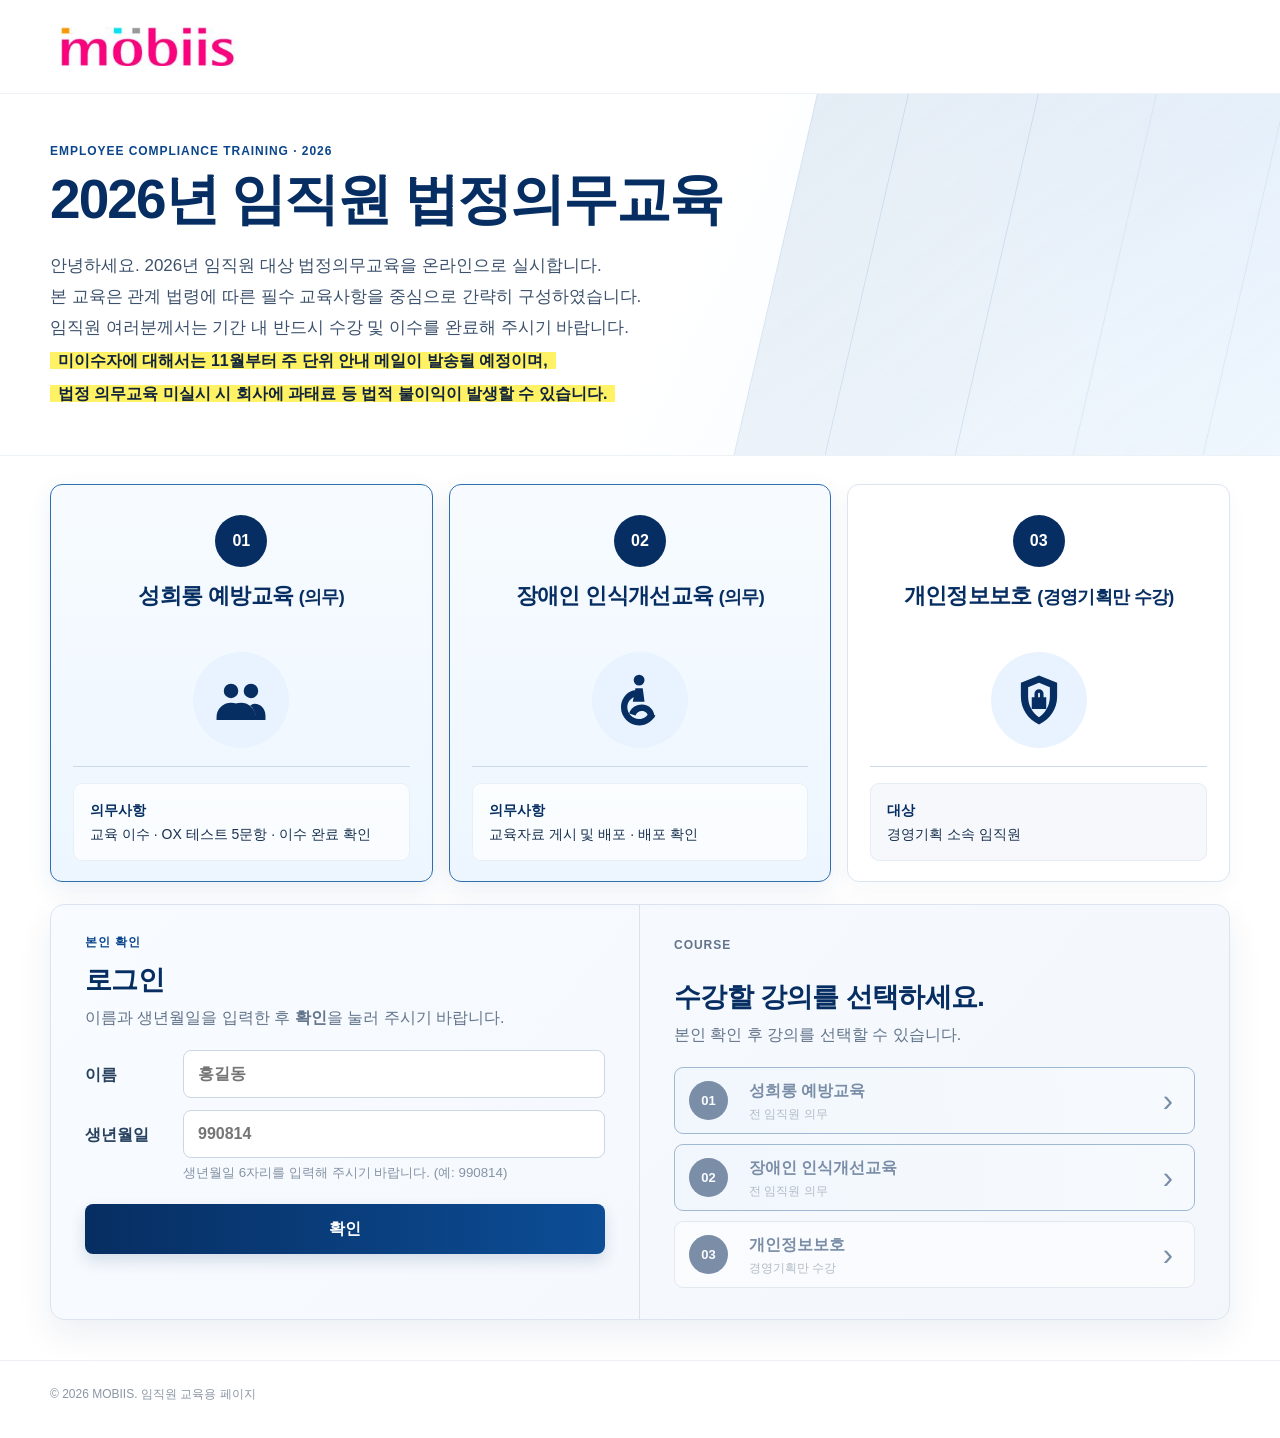
<file: index.html>
<!doctype html>
<html lang="ko">
<head>
  <meta charset="utf-8" />
  <meta name="viewport" content="width=device-width, initial-scale=1" />
  <title>2026년 임직원 법정의무교육 | MOBIIS</title>
  <meta name="robots" content="noindex,nofollow" />
  <link rel="stylesheet" href="styles.css?v=20261006-4" />
</head>
<body>
  <header class="brandbar">
    <div class="page-width brandbar__inner">
      <img class="brand-logo" src="[data-uri]" alt="MOBIIS" />
    </div>
  </header>

  <main>
    <section class="hero">
      <div class="hero__decoration" aria-hidden="true"></div>
      <div class="page-width hero__inner">
        <div class="hero__copy">
          <p class="eyebrow">EMPLOYEE COMPLIANCE TRAINING · 2026</p>
          <h1>2026년 임직원 법정의무교육</h1>
          <div class="intro-copy">
            <p>안녕하세요. 2026년 임직원 대상 법정의무교육을 온라인으로 실시합니다.</p>
            <p>본 교육은 관계 법령에 따른 필수 교육사항을 중심으로 간략히 구성하였습니다.</p>
            <p>임직원 여러분께서는 기간 내 반드시 수강 및 이수를 완료해 주시기 바랍니다.</p>
          </div>
          <div class="notice-highlight">
            <strong>미이수자에 대해서는 11월부터 주 단위 안내 메일이 발송될 예정이며,</strong><br />
            <strong>법정 의무교육 미실시 시 회사에 과태료 등 법적 불이익이 발생할 수 있습니다.</strong>
          </div>
          <p id="allCoursesCompleted" class="all-courses-completed" role="status" hidden>모든 교육을 수강 완료 하셨습니다.</p>
        </div>
      </div>
    </section>

    <section class="page-width course-summary" aria-labelledby="course-summary-title">
      <h2 id="course-summary-title" class="sr-only">교육 과정 안내</h2>

      <article class="course-card course-card--mandatory">
        <div class="course-card__no">01</div>
        <h3>성희롱 예방교육 <span>(의무)</span></h3>
        <div class="course-card__icon" aria-hidden="true">
          <svg viewBox="0 0 64 64"><path d="M21 30a8 8 0 1 0 0-16 8 8 0 0 0 0 16Zm22 0a8 8 0 1 0 0-16 8 8 0 0 0 0 16ZM5 51c0-9 7-16 16-16s16 7 16 16v3H5v-3Zm22 3v-3c0-5-2-10-6-13 3-2 7-3 11-3 9 0 16 7 16 16v3H27Zm20-18c7 0 12 6 12 13v5H48v-3c0-5-2-10-6-13 2-1 3-2 5-2Z"/></svg>
        </div>
        <div class="course-card__divider"></div>
        <div class="requirements">
          <span class="requirements__label">의무사항</span>
          <span>교육 이수 · OX 테스트 5문항 · 이수 완료 확인</span>
        </div>
      </article>

      <article class="course-card course-card--mandatory">
        <div class="course-card__no">02</div>
        <h3>장애인 인식개선교육 <span>(의무)</span></h3>
        <div class="course-card__icon" aria-hidden="true">
          <svg viewBox="0 0 64 64"><circle cx="31" cy="10" r="6"/><path d="M27 19h8l2 15H24l3-15Zm7 18c8 0 14 6 14 14h-7c0-4-3-7-7-7-3 0-6 2-7 5l-7-2c2-6 7-10 14-10Z"/><path d="M26 29c-9 2-15 10-15 19 0 11 9 20 20 20 8 0 15-5 18-11l-7-3c-2 4-6 7-11 7-7 0-13-6-13-13 0-6 4-11 10-12l-2-7Z" transform="translate(0 -8)"/></svg>
        </div>
        <div class="course-card__divider"></div>
        <div class="requirements">
          <span class="requirements__label">의무사항</span>
          <span>교육자료 게시 및 배포 · 배포 확인</span>
        </div>
      </article>

      <article class="course-card">
        <div class="course-card__no">03</div>
        <h3>개인정보보호 <span>(경영기획만 수강)</span></h3>
        <div class="course-card__icon" aria-hidden="true">
          <svg viewBox="0 0 64 64"><path d="M32 5 52 13v15c0 14-8 25-20 31C20 53 12 42 12 28V13L32 5Zm0 8-12 5v10c0 10 5 18 12 23 7-5 12-13 12-23V18l-12-5Z"/><path d="M27 29v-4a5 5 0 0 1 10 0v4h3v13H24V29h3Zm4 0h2v-4a1 1 0 0 0-2 0v4Z"/></svg>
        </div>
        <div class="course-card__divider"></div>
        <div class="requirements requirements--optional">
          <span class="requirements__label">대상</span>
          <span>경영기획 소속 임직원</span>
        </div>
      </article>
    </section>

    <section class="page-width auth-panel" aria-labelledby="login-title">
      <div class="auth-panel__login">
        <p class="section-kicker">본인 확인</p>
        <h2 id="login-title">로그인</h2>
        <p class="auth-panel__desc">이름과 생년월일을 입력한 후 <b>확인</b>을 눌러 주시기 바랍니다.</p>

        <form id="loginForm" novalidate>
          <label>
            <span>이름</span>
            <input id="employeeName" name="employeeName" autocomplete="name" placeholder="홍길동" maxlength="20" required />
          </label>
          <label>
            <span>생년월일</span>
            <input id="birthDate" name="birthDate" inputmode="numeric" autocomplete="bday" placeholder="990814" maxlength="6" pattern="[0-9]{6}" required />
            <small>생년월일 6자리를 입력해 주시기 바랍니다. (예: 990814)</small>
          </label>
          <button id="loginButton" class="primary-button" type="submit">확인</button>
          <p id="loginMessage" class="form-message" role="status" aria-live="polite"></p>
        </form>
      </div>

      <div class="auth-panel__courses">
        <div class="course-select-head">
          <p class="section-kicker">COURSE</p>
          <h2>수강할 강의를 선택하세요.</h2>
          <button id="logoutButton" type="button" hidden>로그아웃</button>
          <p id="loginStateText">본인 확인 후 강의를 선택할 수 있습니다.</p>
        </div>
        <div class="course-buttons">
          <button class="course-button course-button--mandatory" data-course="sexual" data-href="sexual-harassment.html" disabled>
            <span class="course-button__num">01</span>
            <span class="course-button__text"><b>성희롱 예방교육 <span class="course-completion-label" hidden>수강완료</span></b><small>전 임직원 의무</small></span>
            <span class="course-button__arrow">›</span>
          </button>
          <button class="course-button course-button--mandatory" data-course="disability" data-href="disability-awareness.html" disabled>
            <span class="course-button__num">02</span>
            <span class="course-button__text"><b>장애인 인식개선교육 <span class="course-completion-label" hidden>수강완료</span></b><small>전 임직원 의무</small></span>
            <span class="course-button__arrow">›</span>
          </button>
          <button class="course-button" data-course="privacy" data-href="privacy.html" disabled>
            <span class="course-button__num">03</span>
            <span class="course-button__text"><b>개인정보보호 <span class="course-completion-label" hidden>수강완료</span></b><small id="privacyCourseLabel">경영기획만 수강</small></span>
            <span class="course-button__arrow">›</span>
          </button>
        </div>
      </div>
    </section>
  </main>

  <footer class="site-footer">
    <div class="page-width">© 2026 MOBIIS. 임직원 교육용 페이지</div>
  </footer>

  <script src="config.js"></script>
  <script src="auth.js?v=20261006-4"></script>
  <script src="app.js?v=20261006-4"></script>
</body>
</html>
</file>
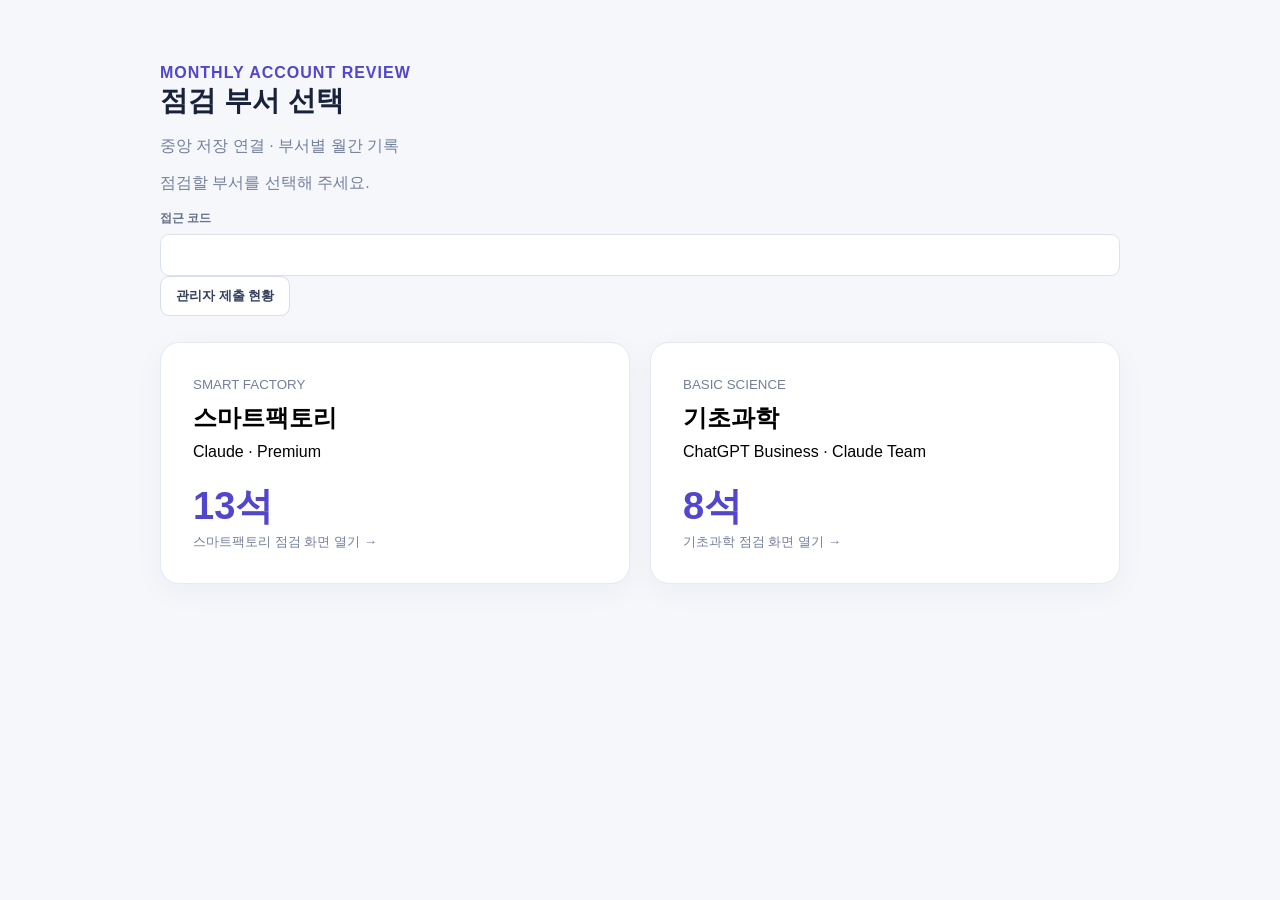
<file: ai-account-manager/index.html>
<!doctype html><html lang="ko"><head><meta charset="UTF-8"><meta name="viewport" content="width=device-width,initial-scale=1"><title>AI 서비스 계정 이용 현황 · 월간 점검</title><style>
:root{--bg:#f5f7fb;--card:#fff;--ink:#18223a;--muted:#73809a;--line:#e4e9f2;--accent:#5146cc;--soft:#f0efff;--green:#15815b;--red:#ba3945;--orange:#ad6b17}*{box-sizing:border-box}body{margin:0;font-family:Pretendard,'Noto Sans KR',Arial,sans-serif;color:var(--ink);background:var(--bg)}button,input,select,textarea{font:inherit}button{cursor:pointer}header{background:#fff;border-bottom:1px solid var(--line);padding:21px max(20px,calc((100vw - 1200px)/2));display:flex;justify-content:space-between;align-items:center;gap:15px;flex-wrap:wrap}header .brand{font-size:12px;font-weight:800;color:var(--accent);letter-spacing:1.4px}h1{font-size:25px;letter-spacing:-1px;margin:5px 0}.subtitle{color:var(--muted);font-size:13px}main{max-width:1200px;margin:28px auto 75px;padding:0 20px}.bar{display:flex;gap:10px;align-items:center;flex-wrap:wrap}.btn{border:1px solid #d7dded;background:white;color:#33415f;border-radius:9px;padding:10px 15px;font-size:13px;font-weight:700}.btn.primary{background:var(--accent);color:#fff;border-color:var(--accent)}.btn:hover{filter:brightness(.96)}.btn:disabled{opacity:.45;cursor:not-allowed}.submissionRequirement{margin:12px 0 0;padding:12px 14px;border:1px solid;border-radius:9px;font-size:14px;font-weight:700;line-height:1.7}.submissionRequirement.blocked{background:#fff1f0;border-color:#f0b8b3;color:#a72e25}.submissionRequirement.ready{background:#edf8f1;border-color:#b9ddc7;color:#17663c}.btn.small{font-size:12px;padding:6px 10px}.period{border-radius:10px;border:1px solid #d5dcea;padding:9px 12px;background:#fff}.notice{background:#eef0ff;border:1px solid #d8dafd;border-radius:13px;padding:15px 18px;font-size:13px;line-height:1.75;margin-bottom:18px;color:#373e75}.grid{display:grid;grid-template-columns:repeat(2,minmax(0,1fr));gap:13px}.metric{padding:20px;background:white;border:1px solid var(--line);border-radius:14px;box-shadow:0 3px 16px #19275b05}.metric .label{font-size:12px;color:var(--muted);font-weight:700}.metric strong{display:block;font-size:28px;letter-spacing:-1px;margin:8px 0 3px}.metric small{font-size:12px;color:var(--muted)}.section{background:#fff;border:1px solid var(--line);border-radius:15px;margin-top:18px;overflow:hidden;box-shadow:0 3px 16px #19275b05}.sectionHead{padding:19px 22px;display:flex;justify-content:space-between;gap:12px;align-items:center;flex-wrap:wrap}.sectionHead h2{font-size:17px;margin:0}.sectionHead p{font-size:12px;margin:6px 0 0;color:var(--muted)}.tabs{display:flex;gap:9px;border-bottom:1px solid var(--line);padding:0 20px}.tab{background:none;border:0;border-bottom:3px solid transparent;padding:13px 14px;font-weight:700;color:var(--muted)}.tab.active{border-color:var(--accent);color:var(--accent)}.tablewrap{overflow:auto}table{width:100%;border-collapse:collapse;min-width:930px;font-size:13px}th{background:#f8f9fd;color:#77839b;font-size:12px;text-align:left;font-weight:700;padding:13px 14px;border-bottom:1px solid var(--line)}td{padding:13px 14px;border-bottom:1px solid #eef1f7;vertical-align:middle}tr:last-child td{border-bottom:0}.badge{font-size:11px;font-weight:750;padding:5px 9px;border-radius:99px;white-space:nowrap;display:inline-block}.badge.premium{background:#ebeafd;color:#5146cc}.badge.standard{background:#e9f5ff;color:#2d6b9d}.badge.yes{background:#e5f6ec;color:#138257}.badge.pending{background:#fff2d8;color:#966210}.badge.exit{background:#ffebed;color:#ae3743}.badge.none{background:#f0f2f6;color:#727b90}.username{font-weight:750}.sub{display:block;font-size:11px;color:#8d97ab;margin-top:4px}.check{display:inline-flex;align-items:center;gap:7px;white-space:nowrap;font-weight:650;color:#38765b}.check input{accent-color:#16a36d;width:16px;height:16px}.rowactions{display:flex;gap:6px}.muted{color:var(--muted)}.hint{padding:12px 22px;background:#fcfcff;color:#8790a4;font-size:12px;border-top:1px solid var(--line)}.summary{padding:15px 22px;background:#fbfcff;border-top:1px solid var(--line);font-size:13px;display:flex;gap:22px;flex-wrap:wrap}.two{display:grid;grid-template-columns:1fr 1fr;gap:18px}.formgrid{display:grid;grid-template-columns:repeat(2,1fr);gap:14px}.formfield label{display:block;font-size:12px;color:#65728b;font-weight:750;margin-bottom:7px}.formfield input,.formfield select,.formfield textarea{width:100%;border:1px solid #dce2ed;padding:11px;border-radius:9px;background:white;color:#26324d}.formfield textarea{min-height:78px;resize:vertical}.foot{display:flex;justify-content:space-between;align-items:center;gap:12px;flex-wrap:wrap}.changes{padding:0 22px 18px}.change{padding:12px 0;border-top:1px solid #edf0f6;font-size:13px;line-height:1.6}.submitArea{padding:21px 22px}.submitArea .formgrid{margin-bottom:15px}.toast{position:fixed;right:20px;bottom:20px;background:#27304b;color:white;padding:13px 17px;border-radius:10px;display:none;box-shadow:0 8px 25px #1b214044;z-index:50}dialog{border:0;border-radius:17px;padding:0;width:min(500px,calc(100% - 24px));box-shadow:0 24px 70px #26304a55}dialog::backdrop{background:#131b31aa}.dialogInner{padding:25px}.dialogInner h3{margin:0 0 7px}.dialogInner p{font-size:13px;color:var(--muted)}.dialogInner .formfield{margin:15px 0}.dialogBtns{display:flex;justify-content:flex-end;gap:8px;margin-top:20px}.tag{font-size:11px;color:#8b94a8}.empty{text-align:center;padding:34px;color:var(--muted)}@media(max-width:850px){.grid{grid-template-columns:repeat(2,1fr)}.two{grid-template-columns:1fr}}@media(max-width:550px){.grid{grid-template-columns:1fr 1fr}.metric{padding:14px}.metric strong{font-size:22px}header{padding:16px 20px}.formgrid{grid-template-columns:1fr}.sectionHead{padding:16px}.submitArea{padding:16px}}@media print{body{background:#fff}.noPrint,dialog,.toast{display:none!important}.section,.metric{break-inside:avoid;box-shadow:none}main{margin:10px auto}}

#deptHome{max-width:1000px;margin:64px auto;padding:0 20px}#deptHome h2{font-size:28px;margin:0 0 8px}.deptCards{display:grid;grid-template-columns:repeat(2,minmax(0,1fr));gap:20px;margin-top:26px}.deptCard{text-align:left;background:white;border:1px solid var(--line);border-radius:19px;padding:32px;box-shadow:0 8px 30px #1525490b;transition:transform .15s,border-color .15s;cursor:pointer}.deptCard:hover{border-color:var(--accent);transform:translateY(-3px)}.deptCard strong{display:block;font-size:24px;margin:9px 0}.deptCard small{color:var(--muted)}.deptCard .big{font-size:38px;font-weight:800;margin-top:20px;color:var(--accent)}#workspace{display:none}.backBtn{margin-bottom:18px}.deptLabel{font-weight:850;color:var(--accent)}@media(max-width:650px){.deptCards{grid-template-columns:1fr}}
.reasonControl{display:flex;flex-direction:column;gap:4px;min-width:170px}.reasonSelect{width:100%;padding:8px;border:1px solid #ccd4e2;border-radius:8px;background:white;color:#263347;font:inherit}.reasonSelect:focus{outline:2px solid #5875af}.reasonControl .sub{font-size:12px;line-height:1.4} </style></head><body>
<header><div><div class="brand">AI ACCOUNT REVIEW</div><h1>AI 서비스 계정 이용 현황</h1><div class="subtitle">월간 사용자 확인 · 퇴사자 계정 회수 확인 · 라이선스 수량 관리</div></div><div class="bar noPrint"><input class="period" id="month" type="month" aria-label="점검 월"><button class="btn" id="csv">CSV 내보내기</button><button class="btn" id="print">인쇄 / PDF</button></div></header>
<div id="deptHome"><div class="brand" style="color:#5146cc;font-weight:800;letter-spacing:1px">MONTHLY ACCOUNT REVIEW</div><h2>점검 부서 선택</h2><p class="muted">중앙 저장 연결 · 부서별 월간 기록</p><p class="muted">점검할 부서를 선택해 주세요.</p><div class="formfield"><label for="accessCode">접근 코드</label><input id="accessCode" type="password" autocomplete="current-password"></div><button class="btn" id="admin">관리자 제출 현황</button><div id="adminResults" aria-live="polite"></div><div id="shareLinks"></div><div class="deptCards"><button class="deptCard" data-dept="스마트팩토리"><small>SMART FACTORY</small><strong>스마트팩토리</strong><span>Claude · Premium</span><div class="big">13석</div><small>스마트팩토리 점검 화면 열기 →</small></button><button class="deptCard" data-dept="기초과학"><small>BASIC SCIENCE</small><strong>기초과학</strong><span>ChatGPT Business · Claude Team</span><div class="big">8석</div><small>기초과학 점검 화면 열기 →</small></button></div></div><div id="workspace"><main><button class="btn backBtn noPrint" id="goHome">← 부서 선택으로 돌아가기</button><h2 style="margin:0 0 18px"><span class="deptLabel" id="deptTitle"></span> · 월간 계정 점검</h2>
<div class="grid"><div class="metric"><div class="label">등록 라이선스</div><strong id="total">21</strong><small>현재 이용 계정</small></div><div class="metric"><div class="label">이용 확인 완료</div><strong id="confirmed">0 / 13</strong><small>이번 달 점검 결과</small></div></div>
<section class="section"><div class="sectionHead"><div><h2>서비스 및 요금제 현황</h2><p></p></div><button class="btn small noPrint" id="addProgram">+ 서비스 / 요금제 추가</button></div><div class="tablewrap"><table><thead><tr><th>관리 부서</th><th>서비스</th><th>요금제</th><th>계정 수</th><th>비고</th></tr></thead><tbody id="plans"></tbody></table></div></section>
<section class="section"><div class="sectionHead"><div><h2>계정별 사용자 점검</h2><p></p></div><div class="bar noPrint"><input class="period" id="search" placeholder="이름 검색" style="width:180px"><button class="btn small primary" id="addUser">+ 사용자 추가</button></div></div><div class="tabs noPrint" id="tabs"><button class="tab active" data-filter="all">전체</button><button class="tab" data-filter="todo">미확인</button><button class="tab" data-filter="ok">확인 완료</button><button class="tab" data-filter="change">변경/차감 완료</button></div><div class="tablewrap"><table><thead><tr><th>번호</th><th>서비스 / 요금제</th><th>사용자</th><th>이번 달 점검</th><th>변경 사유 / 처리상태</th><th class="noPrint">관리</th></tr></thead><tbody id="users"></tbody></table></div><div class="summary"><span>✅ 확인 <b id="sok">0</b>명</span><span>○ 미확인 <b id="stodo">13</b>명</span><span>↻ 변경/차감 완료 <b id="schange">0</b>명</span><span>라이선스 차감 완료 <b id="sdone">0</b>명</span></div></section>
<div class="two"><section class="section"><div class="sectionHead"><h2>이번 달 변경/차감 완료 내역</h2><span class="tag">완료 기록</span></div><div class="changes" id="changeList"><div class="empty">변경/차감 완료 내역이 없습니다.</div></div></section><section class="section"><div class="sectionHead"><h2>월간 점검 제출</h2><span class="tag">월 1회</span></div><div class="submitArea"><div class="formgrid"><div class="formfield"><label for="manager">점검 담당자</label><select id="manager"><option value="">제출 담당자 선택</option></select></div><div class="formfield"><label for="reviewDate">점검일</label><input id="reviewDate" type="date"></div></div><div class="formfield"><label for="memo">검토 의견 / 특이사항</label><textarea id="memo" placeholder="예: 퇴사자 1명 라이선스 차감 완료, 신규 사용자 배정 완료"></textarea></div><div class="foot"><span id="submitted" class="muted" style="font-size:12px">아직 제출되지 않았습니다.</span><button class="btn primary noPrint" id="submit" disabled aria-describedby="submitRequirement">점검 결과 제출</button></div><p id="submitRequirement" role="status" aria-live="polite" aria-atomic="true" class="submissionRequirement blocked">이용 확인 현황을 불러오는 중입니다.</p><p class="muted" style="font-size:11px;line-height:1.6">제출 결과는 중앙 관리표에 기록됩니다. 제출 후 수정한 내용은 다시 제출해 주세요.</p></div></section></div>
</main></div><dialog id="changeDialog"><div class="dialogInner"><h3>변경/차감 완료 등록</h3><p id="targetName"></p><div class="formfield"><label>변경 유형</label><select id="reason"><option value="퇴사">퇴사</option><option value="입사">입사</option><option value="신규 계정 추가">신규 계정 추가</option><option value="부서이동">부서이동</option><option value="사용 중지">사용 중지</option><option value="사용자 교체">사용자 교체</option><option value="요금제 변경">요금제 변경</option><option value="기타">기타 (직접 입력)</option></select></div><div class="formfield" id="otherReasonWrap" style="display:none"><label>기타 변경 사유</label><input id="otherReason" placeholder="변경 사유를 입력"></div><div class="formfield"><label>실제 처리 결과</label><select id="action"><option value="계정 접근 차단 및 라이선스 차감 완료">계정 접근 차단 및 라이선스 차감 완료</option><option value="계정 접근 차단 완료 (라이선스 유지)">계정 접근 차단 완료 (라이선스 유지)</option><option value="다른 사용자에게 재배정 완료">다른 사용자에게 재배정 완료</option><option value="요금제 변경 완료">요금제 변경 완료</option><option value="신규 사용자 계정 추가 완료">신규 사용자 계정 추가 완료</option><option value="라이선스 증설 완료">라이선스 증설 완료</option></select></div><div class="formfield"><label>비고</label><textarea id="changeNote" placeholder="예: 11월 15일 퇴사, 즉시 계정 회수 필요"></textarea></div><div class="dialogBtns"><button class="btn" onclick="document.getElementById('changeDialog').close()">취소</button><button class="btn primary" id="saveChange">변경/차감 완료 저장</button></div></div></dialog>
<dialog id="userDialog"><div class="dialogInner"><h3 id="userDialogTitle">사용자 추가</h3><div class="formfield"><label>서비스 / 요금제</label><select id="editPlan"></select></div><div class="formfield"><label>사용자 성명</label><input id="editName" placeholder="성명"></div><div class="dialogBtns"><button class="btn" onclick="document.getElementById('userDialog').close()">취소</button><button class="btn primary" id="saveUser">저장</button></div></div></dialog>
<dialog id="planDialog"><div class="dialogInner"><h3>서비스 / 요금제 추가</h3><div class="formfield"><label>부서</label><input id="newDepartment" value="스마트팩토리"></div><div class="formfield"><label>프로그램 이름</label><input id="newService" placeholder="예: ChatGPT"></div><div class="formfield"><label>요금제</label><input id="newTier" placeholder="예: Business"></div><div class="formfield"><label>결제 주기</label><select id="newCycle"><option value="월간">월간 (비고 미표시)</option><option value="연간">연간 (비고 표시)</option></select></div><div class="dialogBtns"><button class="btn" onclick="document.getElementById('planDialog').close()">취소</button><button class="btn primary" id="savePlan">추가</button></div></div></dialog><div class="toast" id="toast"></div>
<script>
let data, revision, accessCode, busy=false, adminTimer;
const $=x=>document.getElementById(x),esc=s=>String(s??'').replace(/[&<>"']/g,c=>({'&':'&amp;','<':'&lt;','>':'&gt;','"':'&quot;',"'":'&#39;'}[c]));const today=new Intl.DateTimeFormat('sv-SE',{timeZone:'Asia/Seoul'}).format(new Date());
$('month').value=today.slice(0,7);$('reviewDate').value=today;
let selectedDept=null;let filter='all',editing=null,changing=null;
function enterDept(dept){selectedDept=dept;$('deptHome').style.display='none';$('workspace').style.display='block';$('deptTitle').textContent=dept;document.querySelector('header').style.display='flex';$('newDepartment').value=dept;filter='all';document.querySelectorAll('.tab').forEach(x=>x.classList.toggle('active',x.dataset.filter==='all'));render();window.scrollTo(0,0)}
document.querySelectorAll('[data-dept]').forEach(b=>b.onclick=async()=>{if(busy)return;clearInterval(adminTimer);adminTimer=null;$('adminResults').textContent='';accessCode=$('accessCode').value.trim();if(await load(b.dataset.dept,$('month').value))enterDept(b.dataset.dept)});$('goHome').onclick=()=>{selectedDept=null;$('workspace').style.display='none';$('deptHome').style.display='block';document.querySelector('header').style.display='none';window.scrollTo(0,0)};document.querySelector('header').style.display='none';function state(){return data.months[$('month').value]}
async function rpc(op, dept, month, payload){
 const response=await fetch('https://ai-account-review-mobiis.regent0.chatgpt.site/api/review',{method:'POST',headers:{'Content-Type':'application/json','Authorization':'Bearer '+accessCode},body:JSON.stringify({op,dept,month,payload})});
 const result=await response.json();
 if(!response.ok)throw new Error(result.error||'연결을 확인해 주세요.');
 return result;
}
function lock(on){busy=on;document.querySelectorAll('button,input,select,textarea').forEach(el=>el.disabled=on)}
async function load(dept, month){
 if(busy)return false;
 lock(true);
 try{
  const result=await rpc('load',dept,month);
  revision=result.revision;data={plans:result.plans,months:{[month]:result.state},reviewers:result.reviewers,submissions:result.submissions};
  setReviewers(dept);
  $('month').value=month;return true;
 }catch(e){toast(e.message);return false}finally{lock(false)}
}
async function save(submit=false){
 const dept=selectedDept,month=$('month').value;
 lock(true);
 try{
  const result=await rpc(submit?'submit':'save',dept,month,{revision,plans:data.plans,state:state(),reviewerId:$('manager').value});
  revision=result.revision;data.plans=result.plans;data.months[month]=result.state;data.reviewers=result.reviewers;data.submissions=result.submissions;
  return true;
 }catch(e){
  toast(e.message);
  try{
   const result=await rpc('load',dept,month);
   revision=result.revision;data.plans=result.plans;data.months[month]=result.state;data.reviewers=result.reviewers;data.submissions=result.submissions;
  }catch(_){location.reload()}
  return false;
 }finally{lock(false);render()}
}
async function refreshAdmin(){
 try{
  const result=await rpc('dashboard','',$('month').value);
  if(selectedDept||!adminTimer||result.month!==$('month').value)return;
  if(!$('adminMonth')){
   $('adminResults').innerHTML='<h3>월별 제출 현황</h3><label for="adminMonth">점검 월</label> <select class="period" id="adminMonth"></select><p id="adminSummary" role="status"></p><div class="tablewrap"><table style="min-width:680px"><thead><tr><th>부서</th><th>제출 담당자</th><th>담당 범위</th><th>제출 상태</th><th>제출일시</th></tr></thead><tbody id="adminReviewers"></tbody></table></div><p id="adminLegacy" class="muted"></p>';
   $('adminMonth').onchange=e=>{$('month').value=e.target.value;refreshAdmin()};
  }
  const months=new Set([...result.months,$('month').value,today.slice(0,7)]);
  for(let offset=0;offset<12;offset++){
   const date=new Date(Date.UTC(Number(today.slice(0,4)),Number(today.slice(5,7))-1-offset,1));
   months.add(date.toISOString().slice(0,7));
  }
  const options=[...months].sort().reverse().map(month=>'<option value="'+month+'">'+month.slice(0,4)+'년 '+Number(month.slice(5))+'월</option>').join('');
  if($('adminMonth').innerHTML!==options)$('adminMonth').innerHTML=options;
  $('adminMonth').value=$('month').value;
  const missing=result.reviewers.filter(reviewer=>!reviewer.submittedAt);
  $('adminSummary').className='submissionRequirement '+(missing.length?'blocked':'ready');
  $('adminSummary').textContent=missing.length?'미제출 '+missing.length+'명 · '+missing.map(reviewer=>reviewer.name).join(', '):'제출 대상 '+result.reviewers.length+'명 모두 제출했습니다.';
  $('adminReviewers').innerHTML=result.reviewers.map(reviewer=>'<tr><td>'+esc(reviewer.dept)+'</td><td><b>'+esc(reviewer.name)+'</b></td><td>'+esc(reviewer.label)+'</td><td><span class="badge '+(reviewer.submittedAt?'yes':'exit')+'">'+(reviewer.submittedAt?'제출 완료':'미제출')+'</span></td><td>'+esc(reviewer.submittedAt||'—')+'</td></tr>').join('');
  $('adminLegacy').textContent=result.legacy.length?'기존 제출 기록 중 담당자를 구분할 수 없는 내역이 있습니다. '+result.legacy.join(', '):'';
 }catch(e){clearInterval(adminTimer);adminTimer=null;toast(e.message)}
}
function setReviewers(dept){
 $('manager').innerHTML='<option value="">제출 담당자 선택</option>'+data.reviewers.map(reviewer=>'<option value="'+esc(reviewer.id)+'">'+esc(reviewer.name+' · '+reviewer.label)+'</option>').join('');
 // Two science submitters share a department link, so require an explicit selection on each visit.
 $('manager').value=data.reviewers.length===1?data.reviewers[0].id:'';
 setReviewerFields();
}
function setReviewerFields(){
 const record=data.submissions.find(record=>record.id===$('manager').value);
 $('memo').value=record?.memo||'';
 $('reviewDate').value=record?.reviewDate||today;
}
$('manager').onchange=()=>{setReviewerFields();render()};
$('admin').onclick=()=>{accessCode=$('accessCode').value.trim();clearInterval(adminTimer);adminTimer=setInterval(refreshAdmin,10000);refreshAdmin();showShareLinks()};
function toast(t){$('toast').textContent=t;$('toast').style.display='block';setTimeout(()=>$('toast').style.display='none',2700)}const status=u=>u.done?'done':u.request?'change':u.check?'ok':'todo';
function submissionIssue(dept, users){
 if(dept==='스마트팩토리'){
  const remaining=users.filter(user=>!user.check&&!user.request).length;
  if(!users.length)return '점검할 사용자를 등록해 주세요.';
  if(remaining)return '확인하지 않은 사람이 '+remaining+'명 있습니다. 전원 점검을 완료한 후 제출해 주세요.';
 }
 if(dept==='기초과학'){
  const reviewer=data.reviewers.find(reviewer=>reviewer.id===$('manager').value);
  if(!reviewer)return '제출 담당자를 선택해 주세요. 이영훈 · 연간 결제 / 김종민 · 팀 월결제';
  const ownUsers=reviewer.planIds?users.filter(user=>reviewer.planIds.includes(user.plan)):users;
  if(!ownUsers.some(user=>user.check))return reviewer.name+' 담당 범위에서 이용 확인한 사람이 0명입니다. 1명 이상 체크한 후 제출해 주세요.';
 }
 return '';
}
function combinedPlans(plans, activeUsers){
 const groups=new Map();
 for(const plan of plans){
  const key=JSON.stringify([plan.dept,String(plan.service||'').trim().toLowerCase(),String(plan.tier||'').trim().toLowerCase()]);
  if(!groups.has(key))groups.set(key,{...plan,ids:[],notes:new Set()});
  const group=groups.get(key);
  group.ids.push(plan.id);
  const note=(plan.note||'').trim();
  if(note&&!/^\d+\s*석$/.test(note))group.notes.add(note);
 }
 return [...groups.values()].map(group=>({
  ...group,count:activeUsers.filter(user=>group.ids.includes(user.plan)).length,
  note:[...group.notes].join(' · ')
 }));
}
function render(){const st=state(),plans=data.plans.filter(p=>p.dept===selectedDept),users=st.users.filter(u=>plans.some(p=>p.id===u.plan));const active=users.filter(u=>!u.done);const count=active.length;const checked=users.filter(u=>u.check&&!u.request).length;const requested=users.filter(u=>u.request).length;$('total').textContent=count;$('confirmed').textContent=`${checked} / ${count}`;$('sok').textContent=checked;$('stodo').textContent=users.filter(u=>status(u)==='todo').length;$('schange').textContent=requested;$('sdone').textContent=users.filter(u=>u.done).length;
$('plans').innerHTML=combinedPlans(plans,active).map(p=>`<tr><td>${esc(p.dept)}</td><td><b>${esc(p.service)}</b></td><td>${esc(p.tier)}</td><td><b>${p.count}</b>석</td><td class="muted">${esc(p.note)}</td></tr>`).join('');
const q=$('search').value.toLowerCase();let filtered=users.filter(u=>(filter==='all'||status(u)===filter||(filter==='change'&&status(u)==='done'))&&[u.name].some(v=>(v||'').toLowerCase().includes(q)));
$('users').innerHTML=filtered.length?filtered.map((u,i)=>{let p=plans.find(p=>p.id===u.plan)||{service:'?',tier:'?',id:''};let stt=status(u);return `<tr><td class="muted">${i+1}</td><td><b>${esc(p.service)}</b><span class="sub">${esc(p.tier)}</span></td><td><span class="username">${esc(u.name)}</span></td><td>${stt==='change'?'<span class="badge pending">✓ 변경/차감 완료</span>':stt==='done'?'<span class="badge none">✓ 차감 완료</span>':`<label class="check"><input type="checkbox" data-check="${u.id}" aria-label="${esc(u.name)} 이용 확인" ${u.check?'checked':''}> 이용 확인</label>`}</td><td><div class="reasonControl"><select aria-label="${esc(u.name)} 변경 사유" data-reason="${u.id}" class="reasonSelect"><option value="">변경 없음</option>${['퇴사','입사','신규 계정 추가','부서이동','사용 중지','사용자 교체','요금제 변경','기타'].map(v=>`<option value="${v}" ${u.request?.reason===v?'selected':''}>${v}</option>`).join('')}${u.request?.reason&&!['퇴사','입사','신규 계정 추가','부서이동','사용 중지','사용자 교체','요금제 변경','기타'].includes(u.request.reason)?`<option selected value="기타">${esc(u.request.reason)}</option>`:''}</select>${u.request?`<span class="sub">${esc(u.request.action)}</span>${u.request.note?`<span class="sub">${esc(u.request.note)}</span>`:''}`:''}</div></td><td class="noPrint"><div class="rowactions"><button class="btn small" data-edit="${u.id}">수정</button><button class="btn small" data-change="${u.id}">변경/차감 완료</button></div></td></tr>`}).join(''):'<tr><td colspan="6" class="empty">해당하는 사용자가 없습니다.</td></tr>';
const changed=users.filter(u=>u.request);$('changeList').innerHTML=changed.length?changed.map(u=>`<div class="change"><b>${esc(u.name)}</b> · ${esc(u.request.reason)} <span class="badge ${u.done?'none':'pending'}">${'변경/차감 완료'}</span><br><span class="muted">${esc(u.request.action)}${u.request.note?' · '+esc(u.request.note):''}</span></div>`).join(''):'<div class="empty">변경/차감 완료 내역이 없습니다.</div>';
const issue=submissionIssue(selectedDept,users);
$('submit').disabled=busy||!!issue;
$('submitRequirement').className='submissionRequirement '+(issue?'blocked':'ready');
const reviewer=data.reviewers.find(reviewer=>reviewer.id===$('manager').value);
const ownUsers=reviewer?.planIds?users.filter(user=>reviewer.planIds.includes(user.plan)):users;
$('submitRequirement').textContent=issue||(selectedDept==='스마트팩토리'?'전원 점검을 완료했습니다. 제출할 수 있습니다.':reviewer.name+' 담당 범위에서 이용 확인한 사람이 '+ownUsers.filter(user=>user.check).length+'명입니다. 제출할 수 있습니다.');
const ownSubmission=data.submissions.find(record=>record.id===$('manager').value);
$('submitted').textContent=ownSubmission?.submittedAt?'마지막 제출: '+ownSubmission.submittedAt+' · '+ownSubmission.name:(reviewer?'선택한 담당자의 이번 달 제출 기록이 없습니다.':'제출 담당자를 선택해 주세요.');}
$('users').onclick=e=>{const btn=e.target.closest('button');if(!btn)return;const st=state();const u=st.users.find(u=>u.id===(btn.dataset.edit||btn.dataset.change||btn.dataset.done||btn.dataset.cancel));if(!u)return;if(btn.dataset.change){changing=u.id;$('targetName').textContent=`${u.name} · 변경 사항을 입력해 주세요.`;const currentReason=u.request?.reason||'퇴사';$('reason').value=Array.from($('reason').options).some(o=>o.value===currentReason)?currentReason:'기타';$('otherReasonWrap').style.display=$('reason').value==='기타'?'block':'none';$('otherReason').value=u.request?.reason==='기타'?'':(!Array.from($('reason').options).some(o=>o.value===u.request?.reason)?u.request?.reason||'':'');$('action').value=u.request?.action||'계정 접근 차단 및 라이선스 차감 완료';$('changeNote').value=u.request?.note||'';$('changeDialog').showModal()}else if(btn.dataset.edit){editing=u.id;openUser(u)}};
$('users').onchange=async e=>{const id=e.target.dataset.check;if(id){let u=state().users.find(u=>u.id===id);if(u){u.check=e.target.checked;await save()}return}const rid=e.target.dataset.reason;if(rid){const u=state().users.find(u=>u.id===rid);if(!u)return;if(!e.target.value){if(u.request&&!confirm('기존 변경 완료 기록을 지우시겠습니까?')){render();return}u.request=null;u.done=false;await save();return}changing=rid;$('targetName').textContent=u.name+' · 변경 내역';$('reason').value=e.target.value;$('otherReason').value=u.request?.reason||'';$('otherReasonWrap').style.display=e.target.value==='기타'?'block':'none';const defaultAction={'신규 계정 추가':'신규 사용자 계정 추가 완료','퇴사':'계정 접근 차단 및 라이선스 차감 완료','입사':'신규 사용자 계정 추가 완료','사용 중지':'계정 접근 차단 완료 (라이선스 유지)','부서이동':'다른 사용자에게 재배정 완료','사용자 교체':'다른 사용자에게 재배정 완료','요금제 변경':'요금제 변경 완료'};$('action').value=u.request?.action||defaultAction[e.target.value]||'다른 사용자에게 재배정 완료';$('changeNote').value=u.request?.note||'';$('changeDialog').showModal();}};
$('reason').onchange=()=>{$('otherReasonWrap').style.display=$('reason').value==='기타'?'block':'none';if($('reason').value==='입사'||$('reason').value==='신규 계정 추가')$('action').value='신규 사용자 계정 추가 완료';else if($('reason').value==='퇴사')$('action').value='계정 접근 차단 및 라이선스 차감 완료';else if($('reason').value==='사용 중지')$('action').value='계정 접근 차단 완료 (라이선스 유지)';else if($('reason').value==='요금제 변경')$('action').value='요금제 변경 완료';else if($('reason').value==='부서이동'||$('reason').value==='사용자 교체')$('action').value='다른 사용자에게 재배정 완료'};
$('changeDialog').addEventListener('cancel',e=>{if(busy)e.preventDefault()});
$('changeDialog').addEventListener('close',()=>render());
$('saveChange').onclick=async()=>{const why=$('reason').value==='기타'?$('otherReason').value.trim():$('reason').value;if(!why){toast('변경 사유를 입력해 주십시오.');return}let u=state().users.find(u=>u.id===changing);if(u){u.request={reason:why,action:$('action').value,note:$('changeNote').value};u.check=false;u.done=$('action').value.includes('라이선스 차감 완료');if(!await save())return;toast('변경/차감 완료 내역이 기록되었습니다.')} $('changeDialog').close()};
function openUser(u){$('userDialogTitle').textContent=u?'사용자 정보 수정':'사용자 추가';$('editPlan').innerHTML=data.plans.filter(p=>p.dept===selectedDept).map(p=>`<option value="${p.id}">${esc(p.service)} · ${esc(p.tier)}</option>`).join('');$('editPlan').value=u?.plan||data.plans.find(p=>p.dept===selectedDept)?.id;$('editName').value=u?.name||'';$('userDialog').showModal()}
$('addUser').onclick=()=>{editing=null;openUser(null)};$('saveUser').onclick=async()=>{let name=$('editName').value.trim();if(!name){toast('사용자 이름을 입력해 주십시오.');return}let st=state();if(editing){let u=st.users.find(x=>x.id===editing);Object.assign(u,{plan:$('editPlan').value,name})}else st.users.push({id:'u'+Date.now(),plan:$('editPlan').value,name,check:false,request:null,done:false});if(!await save())return;$('userDialog').close();toast('저장했습니다.')};
$('addProgram').onclick=()=>{$('newDepartment').value=selectedDept;$('planDialog').showModal()};$('savePlan').onclick=async()=>{let s=$('newService').value.trim(),t=$('newTier').value.trim();if(!s||!t){toast('프로그램과 요금제를 입력해 주십시오.');return}data.plans.push({id:'p'+Date.now(),dept:selectedDept,service:s,tier:t,cycle:$('newCycle').value,note:$('newCycle').value==='연간'?'연간 결제':''});if(!await save())return;$('planDialog').close();toast('요금제를 추가했습니다.')};
$('tabs').onclick=e=>{let b=e.target.closest('button[data-filter]');if(!b)return;filter=b.dataset.filter;document.querySelectorAll('.tab').forEach(x=>x.classList.toggle('active',x===b));render()};$('search').oninput=render;$('month').onchange=async()=>{const before=Object.keys(data.months)[0];if(!$('month').value||!await load(selectedDept,$('month').value))$('month').value=before;render()};
$('submit').onclick=async()=>{
 if(busy)return;
 const issue=submissionIssue(selectedDept,state().users);
 if(issue){toast(issue);return}
 const st=state(),manager=data.reviewers.find(reviewer=>reviewer.id===$('manager').value)?.name,date=$('reviewDate').value;
 if(!manager||!date){toast('점검 담당자와 점검일을 입력해 주십시오.');return}
 st['manager_'+selectedDept]=manager;st['memo_'+selectedDept]=$('memo').value.trim();st.reviewDate=date;
 if(await save(true))toast('점검 결과를 제출했습니다.');
};$('print').onclick=()=>window.print();
$('csv').onclick=()=>{let rows=[['점검월','부서','서비스','요금제','성명','점검상태','변경유형','처리결과','비고'],...state().users.filter(u=>data.plans.some(p=>p.id===u.plan&&p.dept===selectedDept)).map(u=>{let p=data.plans.find(x=>x.id===u.plan)||{};return[$('month').value,p.dept,p.service,p.tier,u.name,({ok:'이용 확인',todo:'미확인',change:'변경/차감 완료',done:'차감 완료'})[status(u)],u.request?.reason||'',u.request?.action||'',u.request?.note||'']})];let str='\ufeff'+rows.map(r=>r.map(v=>'"'+String(v??'').replace(/^[=+@\-\t\r]/, c=>"'"+c).replaceAll('"','""')+'"').join(',')).join('\r\n');let a=document.createElement('a');a.href=URL.createObjectURL(new Blob([str],{type:'text/csv;charset=utf-8'}));a.download='AI계정점검_'+selectedDept+'_'+$('month').value+'.csv';a.click();URL.revokeObjectURL(a.href)};
// 부서를 선택하면 해당 부서 데이터만 렌더링합니다.

async function showShareLinks(){
 try{
  const links=await rpc('links','',$('month').value);
  const wrap=$('shareLinks');wrap.replaceChildren();
  const title=document.createElement('h3');title.textContent='부서 담당자 전달 링크';wrap.append(title);
  for(const item of links){
   const box=document.createElement('div');box.className='change';
   const label=document.createElement('strong');label.textContent=item.dept+' ';
   const button=document.createElement('button');button.className='btn small';button.textContent='링크 복사';
   const url='https://mobiis0.github.io/edu/ai-account-manager/#'+new URLSearchParams({dept:item.dept,code:item.code});
   button.onclick=async()=>{try{await navigator.clipboard.writeText(url);toast('부서 전용 링크를 복사했습니다.')}catch(e){input.focus();input.select();toast('선택된 링크를 복사해 주세요.')}};
   const input=document.createElement('input');input.readOnly=true;input.value=url;input.style.cssText='width:100%;margin-top:8px';
   box.append(label,button,input);wrap.append(box);
  }
 }catch(e){toast(e.message)}
}
const entry = new URLSearchParams(location.hash.slice(1));
if(entry.get('code')){
 $('accessCode').value=entry.get('code');
 accessCode=entry.get('code');
 history.replaceState(null,'',location.pathname);
 const department=entry.get('dept');
 if(department){
  load(department,$('month').value).then(ok=>{if(ok)enterDept(department)});
 }else if(entry.get('admin')==='1') $('admin').click();
}

</script></body></html>
</file>
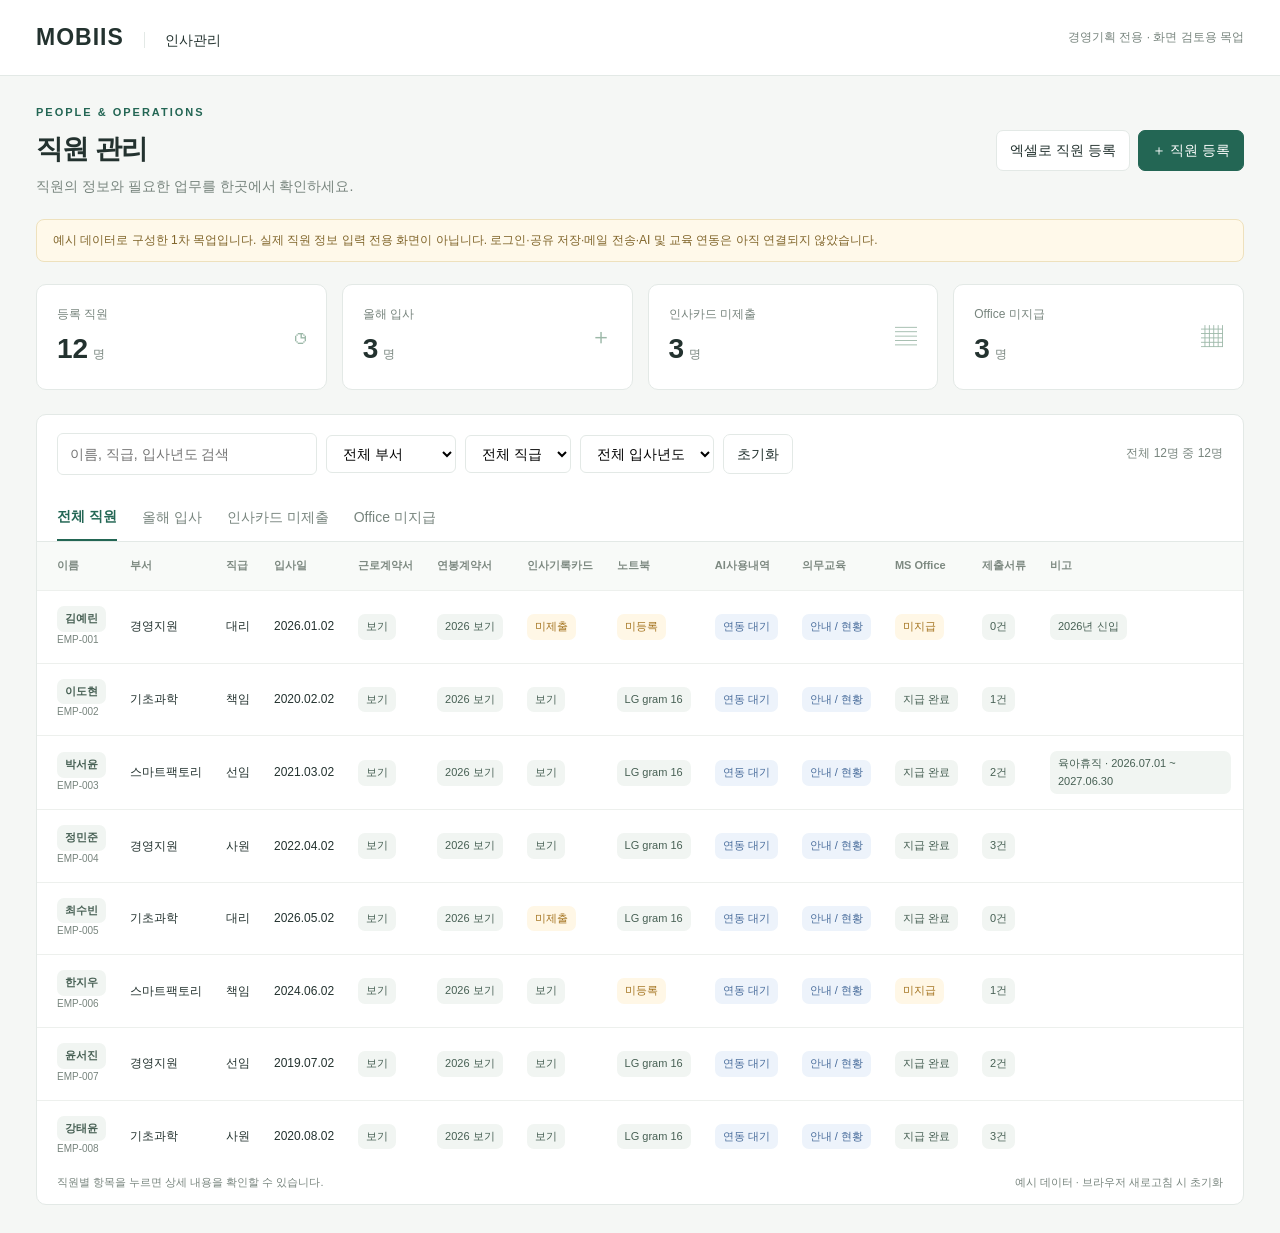
<file: insa/index.html>
<!doctype html><html lang="ko"><meta charset="utf-8"><meta name="viewport" content="width=device-width,initial-scale=1"><title>MOBIIS · 인사관리</title><style>
:root{--ink:#23322f;--green:#236654;--line:#e3e9e6;--muted:#78857e;--bg:#f5f7f5}*{box-sizing:border-box}body{margin:0;background:var(--bg);color:var(--ink);font:14px/1.6 -apple-system,BlinkMacSystemFont,'Segoe UI','Malgun Gothic',sans-serif}button,input,select,textarea{font:inherit}button,a,input,select,textarea{outline-offset:3px}button{cursor:pointer;border:1px solid var(--line);background:white;color:var(--ink);border-radius:7px;padding:8px 13px}button:hover{background:#eef5f1}button.primary{background:var(--green);color:white;border-color:var(--green)}button:disabled{cursor:not-allowed;opacity:.45}a{color:var(--green)}header{height:76px;display:flex;align-items:center;justify-content:space-between;padding:0 36px;background:white;border-bottom:1px solid var(--line)}.brand{font-size:23px;font-weight:800;letter-spacing:1px}.brand span{margin-left:20px;font-size:14px;letter-spacing:0;border-left:1px solid var(--line);padding-left:20px;font-weight:500}.access{font-size:12px;color:var(--muted)}main{max-width:1800px;padding:28px 36px;margin:auto}.intro{display:flex;justify-content:space-between;align-items:center;margin-bottom:22px}h1{font-size:27px;letter-spacing:-1px;margin:0 0 4px}p{margin:0;color:var(--muted)}.eyebrow{font-size:11px;font-weight:700;letter-spacing:2px;color:var(--green);margin-bottom:6px}.demo{background:#fff9ea;border:1px solid #eee1bd;color:#80652a;padding:11px 16px;border-radius:8px;font-size:12px;margin-bottom:22px}.stats{display:grid;grid-template-columns:repeat(4,1fr);gap:15px;margin-bottom:24px}.stat{padding:17px 20px;background:white;border:1px solid var(--line);border-radius:10px;display:flex;justify-content:space-between;align-items:center}.stat span{color:var(--muted);font-size:12px}.stat strong{display:block;font-size:28px;font-weight:650;margin-top:2px}.stat small{font-size:12px;color:var(--muted);font-weight:400;margin-left:5px}.stat i{font-style:normal;font-size:22px;color:#9cb8a8}.panel{border:1px solid var(--line);border-radius:10px;background:white;overflow:hidden}.tools{padding:18px 20px;display:flex;gap:9px;align-items:center;flex-wrap:wrap}.tools input{width:260px}.tools input,.tools select{padding:9px 12px;border:1px solid var(--line);border-radius:6px;background:#fff}.tools .count{margin-left:auto;font-size:12px;color:var(--muted)}.tabs{padding:0 20px;display:flex;gap:25px;border-bottom:1px solid var(--line)}.tabs button{border:0;border-radius:0;background:none;padding:12px 0;color:var(--muted)}.tabs button.active{border-bottom:2px solid var(--green);color:var(--green);font-weight:700}.scroll{overflow:auto;max-height:620px}table{width:100%;border-collapse:collapse;white-space:nowrap;font-size:12px}th{background:#f8faf8;color:#7d8981;font-size:11px;font-weight:600;text-align:left;position:sticky;top:0;z-index:1}td,th{padding:15px 12px;border-bottom:1px solid #edf0ed}td:first-child,th:first-child{padding-left:20px}td:first-child{font-weight:650}tbody tr:hover{background:#fafcfb}td button{padding:3px 7px;font-size:11px;border-color:transparent;background:#f1f5f2;color:#476054}td button.warn{color:#a47420;background:#fff7e6}td button.blue{color:#486c9b;background:#edf3fb}.sub{font-size:10px;color:var(--muted);font-weight:400}.tag{font-size:10px;border-radius:4px;background:#eef2f0;padding:3px 6px;color:#6c7d73}.foot{padding:12px 20px;font-size:11px;color:var(--muted);display:flex;justify-content:space-between}.empty{text-align:center;padding:60px;color:var(--muted)}dialog{border:1px solid var(--line);border-radius:14px;padding:0;width:780px;max-width:94vw;max-height:90vh;box-shadow:0 24px 90px #16382c30}dialog::backdrop{background:#152e2859;backdrop-filter:blur(2px)}.modalhead{padding:21px 26px;border-bottom:1px solid var(--line);display:flex;justify-content:space-between;align-items:center}.modalhead h2{font-size:19px;margin:0}.modalhead p{font-size:12px;margin-top:3px}.modalbody{padding:24px 26px;max-height:65vh;overflow:auto}.modalfoot{padding:16px 26px;border-top:1px solid var(--line);display:flex;justify-content:flex-end;gap:9px}.fields{display:grid;grid-template-columns:1fr 1fr;gap:16px}label{display:block;font-size:12px;color:#66786b}label input,label select,label textarea{display:block;width:100%;margin-top:6px;border:1px solid #dce5df;border-radius:6px;padding:10px;background:white;color:var(--ink)}textarea{min-height:105px;resize:vertical}.full{grid-column:1/-1}.notice{padding:12px 14px;background:#f3f7f4;border-radius:6px;color:#6d8172;font-size:12px;margin-bottom:18px}.detail{display:grid;grid-template-columns:120px 1fr;gap:0;border:1px solid var(--line);border-radius:8px;overflow:hidden}.detail>*{padding:12px;border-bottom:1px solid var(--line)}.detail b{background:#f6f8f6;font-size:12px;font-weight:500}.detail span{font-size:13px}.listitem{padding:15px 0;border-bottom:1px solid var(--line);display:flex;align-items:center;justify-content:space-between}.listitem strong{font-size:13px}.document{background:white;border:1px solid var(--line);padding:35px;text-align:center;min-height:310px}.document h3{font-size:25px;letter-spacing:5px}.document p{margin:20px 0}.actions{display:flex;gap:8px;margin-bottom:15px}.fileview{width:100%;height:410px;border:1px solid var(--line);object-fit:contain}.toast{position:fixed;bottom:25px;left:50%;transform:translateX(-50%);padding:12px 24px;background:#263e32;color:white;border-radius:8px;z-index:10}.hide{display:none}@media(max-width:900px){header{padding:0 18px}.brand span{display:none}main{padding:22px 16px}.stats{grid-template-columns:1fr 1fr}.intro{align-items:flex-start}.access{max-width:170px;text-align:right}.tools input{width:100%}.fields{grid-template-columns:1fr}.full{grid-column:auto}}@media print{body>*{display:none!important}dialog[open]{display:block!important;position:static;max-height:none;width:100%;max-width:none;border:0;box-shadow:none}dialog .modalhead,dialog .modalfoot,dialog .actions,dialog .notice{display:none}dialog .modalbody{max-height:none;overflow:visible;padding:0}.document{border:0}}
.blank-note{min-width:90px;min-height:26px;background:transparent!important}.blank-note:hover{background:#eef5f1!important}td:last-child{max-width:230px}td:last-child button{white-space:normal;text-align:left}#import-result table{font-size:11px}#import-result{overflow:auto;max-height:280px;margin-top:16px}.import-error{color:#ac442b}.import-summary{margin:12px 0;color:#236654}</style><header><div class="brand">MOBIIS<span>인사관리</span></div><div class="access">경영기획 전용 · 화면 검토용 목업</div></header><main><section class="intro"><div><div class="eyebrow">PEOPLE & OPERATIONS</div><h1>직원 관리</h1><p>직원의 정보와 필요한 업무를 한곳에서 확인하세요.</p></div><div style="display:flex;gap:8px"><button id="import">엑셀로 직원 등록</button><button class="primary" id="add">＋ 직원 등록</button></div></section><div class="demo">예시 데이터로 구성한 1차 목업입니다. 실제 직원 정보 입력 전용 화면이 아닙니다. 로그인·공유 저장·메일 전송·AI 및 교육 연동은 아직 연결되지 않았습니다.</div><section class="stats" id="stats"></section><section class="panel"><div class="tools"><input id="query" aria-label="직원 검색" placeholder="이름, 직급, 입사년도 검색"><select id="dept" aria-label="부서"><option value="">전체 부서</option><option>경영지원</option><option>기초과학</option><option>스마트팩토리</option></select><select id="rank" aria-label="직급"><option value="">전체 직급</option></select><select id="year" aria-label="입사년도"><option value="">전체 입사년도</option></select><button id="reset">초기화</button><span class="count" id="count"></span></div><div class="tabs" id="tabs"><button class="active" data-tab="all">전체 직원</button><button data-tab="new">올해 입사</button><button data-tab="missing">인사카드 미제출</button><button data-tab="office">Office 미지급</button></div><div class="scroll"><table><thead><tr><th>이름</th><th>부서</th><th>직급</th><th>입사일</th><th>근로계약서</th><th>연봉계약서</th><th>인사기록카드</th><th>노트북</th><th>AI사용내역</th><th>의무교육</th><th>MS Office</th><th>제출서류</th><th>비고</th></tr></thead><tbody id="rows"></tbody></table><div id="empty" class="empty hide">검색 조건에 맞는 직원이 없습니다.</div></div><div class="foot"><span>직원별 항목을 누르면 상세 내용을 확인할 수 있습니다.</span><span>예시 데이터 · 브라우저 새로고침 시 초기화</span></div></section></main><dialog id="modal"><div class="modalhead"><div><h2 id="title"></h2><p id="subtitle"></p></div><button id="close" aria-label="닫기">✕</button></div><div class="modalbody" id="body"></div><div class="modalfoot" id="footer"></div></dialog><div class="toast hide" role="status" id="toast"></div>
<script src="https://cdn.sheetjs.com/xlsx-0.20.3/package/dist/xlsx.full.min.js"></script>
<script>
'use strict';
const $=id=>document.getElementById(id), esc=s=>String(s??'').replace(/[&<>"']/g,c=>({'&':'&amp;','<':'&lt;','>':'&gt;','"':'&quot;',"'":'&#39;'}[c]));
const names=['김예린','이도현','박서윤','정민준','최수빈','한지우','윤서진','강태윤','조하린','임건우','오유진','서지훈'];
let staff=names.map((name,i)=>({id:i+1,demo:true,name,dept:['경영지원','기초과학','스마트팩토리'][i%3],rank:['대리','책임','선임','사원'][i%4],join:(i%4===0?'2026':String(2019+i%6))+'-'+String(i%9+1).padStart(2,'0')+'-02',email:'employee'+(i+1)+'@example.com',card:i%4!==0,office:i%5!==0?'employee'+(i+1)+'@example.com':'',note:i===2?'육아휴직 · 2026.07.01 ~ 2027.06.30':i===0?'2026년 신입':'',laptop:i%5!==0?'LG gram 16':'',docs:i%4,edu:i%3!==0,files:{}}));let tab='all',selected=null,objectUrls=[];
function toast(t){$('toast').textContent=t;$('toast').classList.remove('hide');setTimeout(()=>$('toast').classList.add('hide'),3500)}
function open(title,subtitle,body,footer=''){$('title').textContent=title;$('subtitle').textContent=subtitle;$('body').innerHTML=body;$('footer').innerHTML=footer||'<button data-action="dismiss">닫기</button>';if(!$('modal').open)$('modal').showModal()}
function opts(){for(const [id,values] of [['rank',[...new Set(staff.map(e=>e.rank))]],['year',[...new Set(staff.map(e=>e.join.slice(0,4)))].sort().reverse()]]){let prev=$(id).value;$(id).innerHTML='<option value="">전체 '+(id==='rank'?'직급':'입사년도')+'</option>'+values.map(v=>'<option>'+esc(v)+'</option>').join('');$(id).value=prev}}
function btn(e,k,label,cls=''){return '<button class="'+cls+'" data-id="'+e.id+'" data-kind="'+k+'">'+esc(label)+'</button>'}
function render(){let q=$('query').value.trim().toLowerCase();let list=staff.filter(e=>(!q||[e.name,e.rank,e.join].join(' ').toLowerCase().includes(q))&&(!$('dept').value||e.dept===$('dept').value)&&(!$('rank').value||e.rank===$('rank').value)&&(!$('year').value||e.join.startsWith($('year').value))&&(tab==='all'||tab==='new'&&e.join.startsWith('2026')||tab==='missing'&&!e.card||tab==='office'&&!e.office));$('stats').innerHTML=[['등록 직원',staff.length,'명','◷'],['올해 입사',staff.filter(e=>e.join.startsWith('2026')).length,'명','＋'],['인사카드 미제출',staff.filter(e=>!e.card).length,'명','▤'],['Office 미지급',staff.filter(e=>!e.office).length,'명','▦']].map(([t,n,u,i])=>'<div class="stat"><div><span>'+t+'</span><strong>'+n+'<small>'+u+'</small></strong></div><i>'+i+'</i></div>').join('');$('rows').innerHTML=list.map(e=>'<tr><td>'+btn(e,'profile',e.name)+'<div class="sub">EMP-'+String(e.id).padStart(3,'0')+'</div></td><td>'+esc(e.dept)+'</td><td>'+esc(e.rank)+'</td><td>'+esc(e.join.replaceAll('-','.'))+'</td><td>'+btn(e,'contract','보기')+'</td><td>'+btn(e,'salary','2026 보기')+'</td><td>'+btn(e,'card',e.card?'보기':'미제출',e.card?'':'warn')+'</td><td>'+btn(e,'laptop',e.laptop||'미등록',e.laptop?'':'warn')+'</td><td>'+btn(e,'ai','연동 대기','blue')+'</td><td>'+btn(e,'edu','안내 / 현황','blue')+'</td><td>'+btn(e,'office',e.office?'지급 완료':'미지급',e.office?'':'warn')+'</td><td>'+btn(e,'docs',e.docs+'건')+'</td><td>'+(e.note?btn(e,'note',e.note):'<button class="blank-note" aria-label="'+esc(e.name)+' 비고 편집" data-id="'+e.id+'" data-kind="note"></button>')+'</td></tr>').join('');$('count').textContent='전체 '+staff.length+'명 중 '+list.length+'명';$('empty').classList.toggle('hide',list.length!==0)}
function detail(items){return '<div class="detail">'+items.map(([k,v])=>'<b>'+esc(k)+'</b><span>'+esc(v||'미등록')+'</span>').join('')+'</div>'}
function email(kind){const e=selected;let text=kind==='office'?'안녕하세요, '+e.name+'님.\n\nMicrosoft 365 계정을 안내드립니다.\n아이디: '+($('oid')?.value||'')+'\n초기 비밀번호: '+($('opw')?.value||'')+'\n\n설치: https://www.microsoft365.com/\n로그인 후 앱 설치 메뉴에서 Office를 설치해 주세요.\n최초 로그인 시 비밀번호를 변경해 주세요.':kind==='edu'?'안녕하세요, '+e.name+'님.\n\n의무교육 수강 안내입니다.\n수강사이트: https://mobiis0.github.io/edu/\n\n[수강 방법과 대상 과목은 기존 교육 설정 연결 후 자동 반영됩니다.]':'안녕하세요, '+e.name+'님.\n\n인사기록카드 제출을 부탁드립니다.\n첨부 양식 작성 후 아래 본인 전용 링크에 제출해 주세요.\n\n[직원 전용 제출 링크는 제출 시스템 연결 후 생성됩니다.]';open('안내 메일 미리보기',e.name+' · '+e.email,'<div class="notice">미리보기입니다. 실제 메일은 발송되지 않으며 제출 링크도 아직 생성되지 않습니다.</div><label>받는 사람<input readonly value="'+esc(e.email)+'"></label><br><label>메일 내용<textarea style="min-height:260px" readonly>'+esc(text)+'</textarea></label>','<button data-action="dismiss">닫기</button><button disabled>메일 전송 · 연결 필요</button>')}
function show(e,k){selected=e;const sub=e.name+' · '+e.dept+' · '+e.rank;if(k==='profile'){open('직원 기본정보',sub,detail([['이름',e.name],['부서',e.dept],['직급',e.rank],['입사일',e.join],['메일주소',e.email],['비고',e.note]]));return}if(k==='note'){open('비고',sub,'<label>메모<textarea id="note">'+esc(e.note)+'</textarea></label><p class="sub">육아휴직 기간, 입사 관련 메모 등을 자유롭게 기록하세요.</p>','<button data-action="dismiss">취소</button><button class="primary" data-action="save-note">메모 적용</button>');return}if(k==='office'){open('MS Office',sub,'<div class="notice">Office에서 만든 계정 정보를 붙여넣으면 설치·계정 안내 메일에 반영됩니다. 실제 발송 연결 전에는 지급 상태가 변경되지 않습니다.</div><div class="fields"><label>아이디<input id="oid" autocomplete="off" value="'+esc(e.office)+'" placeholder="계정 아이디 붙여넣기"></label><label>초기 비밀번호<input id="opw" type="password" autocomplete="new-password" placeholder="초기 비밀번호 붙여넣기"></label></div>','<button data-action="dismiss">닫기</button><button class="primary" data-action="mail-office">안내 메일 미리보기</button>');return}if(k==='laptop'){open('사용 노트북',sub,detail([['장비명',e.laptop],['자산번호',e.demo&&e.laptop?'DEMO-NB-'+String(e.id).padStart(3,'0'):''],['시리얼',e.serial||(e.demo&&e.laptop?'DEMO-SN-'+String(e.id).padStart(5,'0'):'')],['사양',e.spec||(e.demo&&e.laptop?'Intel Core i5 · RAM 16GB · SSD 512GB':'')],['지급일',e.laptop?e.join:'']])+'<p class="sub" style="margin-top:15px">노트북 모델명·사양·시리얼은 직원 등록 엑셀에서도 함께 가져올 수 있습니다.</p>');return}if(k==='ai'){open('AI 사용내역',sub,'<div class="notice">기존 AI 계정 관리 페이지의 직원별 데이터를 연결할 예정입니다. 현재 표시할 실제 이용내역은 없습니다.</div><a href="../ai-account-manager/" target="_blank" rel="noopener">기존 AI 계정 관리 페이지 열기 ↗</a>');return}if(k==='edu'){open('의무교육',sub,'<div class="notice">기존 이수현황·교육 대상자 등록·미이수 메일 명단은 아직 연결 전입니다.</div><div class="listitem"><strong>성희롱 예방교육</strong><span class="tag">연동 대기</span></div><div class="listitem"><strong>장애인 인식개선교육</strong><span class="tag">연동 대기</span></div><p style="margin-top:18px"><a href="../" target="_blank" rel="noopener">기존 수강사이트 열기 ↗</a></p>','<button data-action="dismiss">닫기</button><button class="primary" data-action="mail-edu">수강 안내 미리보기</button>');return}if(k==='card'){open('인사기록카드',sub,e.card?'<div class="actions"><button data-action="print">인쇄 / PDF 저장</button></div><div class="document"><div class="eyebrow">PERSONNEL RECORD</div><h3>인사기록카드</h3>'+detail([['성명',e.name],['소속 / 직급',e.dept+' / '+e.rank],['입사일',e.join],['이메일',e.email],['학력','예시: ○○대학교 졸업'],['경력','엑셀 자료 연결 후 표시'],['비고',e.note]])+'<p class="sub">화면 검토용 예시 · 실제 인사정보 아님</p></div>':'<div class="notice">아직 제출된 인사기록카드가 없습니다.</div><p>직원에게 작성 양식과 전용 제출 링크를 안내할 수 있습니다.</p>','<button data-action="dismiss">닫기</button><button class="primary" data-action="mail-card">제출 요청 미리보기</button>');return}if(k==='docs'){open('제출서류',sub,'<div class="notice">목록과 열람 동작을 확인하는 예시입니다. 아래 파일 선택은 이 화면에서만 유지되며 공유 서버에 업로드되지 않습니다.</div><div id="doclist">'+Array.from({length:e.docs},(_,i)=>'<div class="listitem"><strong>'+['졸업증명서','경력증명서','자격증 사본'][i]+'</strong><button data-action="sample">예시 보기</button></div>').join('')+'</div><br><label>뷰어 시험용 파일 선택 · PDF / 이미지<input type="file" id="file" accept="application/pdf,image/png,image/jpeg,image/webp"></label><div id="preview"></div>');$('file').onchange=previewFile;return}if(k==='contract'||k==='salary'){open(k==='contract'?'근로계약서':'연봉계약서',sub,'<div class="notice">실제 계약서가 없는 상태의 뷰어 예시입니다. 파일을 선택하면 열람·다운로드할 수 있습니다. 새로고침 시 파일은 사라집니다.</div><label>뷰어 시험용 파일 선택 · PDF / 이미지<input type="file" id="file" accept="application/pdf,image/png,image/jpeg,image/webp"></label><div id="preview"></div><div class="document" style="margin-top:18px"><div class="eyebrow">DOCUMENT PREVIEW</div><h3>'+(k==='contract'?'근로계약서':'연봉계약서')+'</h3><p>'+esc(e.name)+' · '+esc(e.dept)+'</p><p>파일을 선택하면 이곳에서 확인할 수 있습니다.</p><small>실제 계약서가 아닌 화면 예시입니다.</small></div>');$('file').onchange=previewFile}}
function previewFile(){let f=$('file').files[0];if(!f)return;if(!['application/pdf','image/png','image/jpeg','image/webp'].includes(f.type)){toast('PDF 또는 이미지 파일을 선택해 주세요.');return}let url=URL.createObjectURL(f);objectUrls.push(url);$('preview').innerHTML='<div class="actions" style="margin-top:18px"><a href="'+url+'" download="'+esc(f.name)+'">다운로드</a><a href="'+url+'" target="_blank" rel="noopener">새 창에서 열기 / 인쇄</a></div>'+(f.type==='application/pdf'?'<iframe class="fileview" title="문서 미리보기" src="'+url+'"></iframe>':'<img class="fileview" alt="선택한 문서" src="'+url+'">');let sample=$('body').querySelector('.document');if(sample)sample.remove()}
$('rows').onclick=ev=>{let b=ev.target.closest('button[data-id]');if(b)show(staff.find(e=>e.id===Number(b.dataset.id)),b.dataset.kind)};$('close').onclick=()=>$('modal').close();$('modal').addEventListener('close',()=>{objectUrls.forEach(u=>URL.revokeObjectURL(u));objectUrls=[];$('body').innerHTML='';selected=null});$('footer').onclick=ev=>{let a=ev.target.dataset.action;if(a==='dismiss')$('modal').close();if(a==='save-note'){selected.note=$('note').value;$('modal').close();render();toast('메모를 목업에 적용했습니다. 새로고침 시 초기화됩니다.')}if(a?.startsWith('mail-')){if(a==='mail-office'&&(!$('oid').value.trim()||!$('opw').value.trim())){toast('아이디와 초기 비밀번호를 입력해 주세요.');return}email(a.slice(5))}if(a==='register')register();if(a==='apply-import')applyImport()};$('body').onclick=ev=>{if(ev.target.id==='download-template')downloadTemplate();if(ev.target.dataset.action==='print')window.print();if(ev.target.dataset.action==='sample')toast('예시 서류입니다. 파일 선택으로 실제 뷰어 동작을 시험할 수 있습니다.')};
$('add').onclick=()=>open('직원 등록','화면 시험용 · 실제 개인정보 대신 예시 정보를 입력하세요.','<div class="fields"><label>이름<input id="ename" placeholder="홍길동"></label><label>메일주소<input id="email" type="email" placeholder="employee@example.com"></label><label>부서<select id="edept"><option>경영지원</option><option>기초과학</option><option>스마트팩토리</option></select></label><label>직급<input id="erank" placeholder="사원"></label><label>입사일<input id="ejoin" type="date" value="2026-11-10"></label><label class="full">비고<textarea id="enote"></textarea></label></div>','<button data-action="dismiss">취소</button><button class="primary" data-action="register">목업에 등록</button>');
function register(){let name=$('ename').value.trim(),email=$('email').value.trim(),rank=$('erank').value.trim(),join=$('ejoin').value;if(!name||!email||!rank||!join||!$('email').checkValidity()){toast('이름, 올바른 메일주소, 직급, 입사일을 입력해 주세요.');return}staff.unshift({id:Math.max(...staff.map(e=>e.id))+1,name,email,rank,join,dept:$('edept').value,note:$('enote').value,card:false,office:'',laptop:'',docs:0,files:{}});$('modal').close();opts();render();toast('직원을 목업에 추가했습니다. 실제 교육 명단에는 아직 반영되지 않습니다.')}
for(let id of ['query','dept','rank','year'])$(id).addEventListener(id==='query'?'input':'change',render);$('reset').onclick=()=>{for(let id of ['query','dept','rank','year'])$(id).value='';tab='all';document.querySelectorAll('[data-tab]').forEach(b=>b.classList.toggle('active',b.dataset.tab===tab));render()};$('tabs').onclick=ev=>{if(!ev.target.dataset.tab)return;tab=ev.target.dataset.tab;document.querySelectorAll('[data-tab]').forEach(b=>b.classList.toggle('active',b.dataset.tab===tab));render()};opts();render();
let pendingImport=[];
const importHeaders={name:['이름','성명','직원명','name'],dept:['부서','소속','부서명','department'],rank:['직급','직위','직책','position'],join:['입사일','입사일자','입사날짜','hiredate'],email:['메일주소','이메일','메일','이메일주소','email','e-mail'],laptop:['노트북','모델명','노트북모델','노트북모델명'],spec:['상세스펙','상세사양','사양','노트북사양'],serial:['시리얼','시리얼번호','일련번호','제조번호','serial'],note:['비고','메모']};
const normalizeHeader=v=>String(v??'').trim().toLowerCase().replace(/\s/g,'');
function importDialog(){pendingImport=[];open('엑셀로 직원 등록','직원 명단을 미리 확인한 뒤 일괄 등록합니다.','<div class="notice">현재 목업에서는 이 브라우저 화면에만 반영되며 새로고침하면 초기화됩니다. 예시 자료로 시험해 주세요.</div><p style="color:#34483c">첫 행에 열 제목을 넣어 주세요. <b>이름·부서·직급·입사일·메일주소</b>는 필수이며, 노트북 모델명·상세사양·시리얼·비고는 선택입니다.</p><p class="sub" style="margin:10px 0">부서: 경영지원 / 기초과학 / 스마트팩토리 · 날짜: 2026-11-10 또는 엑셀 날짜 셀 · 첫 번째 시트 기준</p><button id="download-template">등록 양식 다운로드 (.xlsx)</button><br><br><label>직원 명단 파일 (.xlsx / .xls / .csv, 최대 5MB)<input id="employee-file" type="file" accept=".xlsx,.xls,.csv"></label><div id="import-result" aria-live="polite"></div>','<button data-action="dismiss">취소</button><button class="primary" data-action="apply-import" id="apply-import" disabled>명단 등록</button>');$('employee-file').onchange=readEmployeeFile}
$('import').onclick=importDialog;
function dateString(value){if(value instanceof Date){if(isNaN(value))return '';return String(value.getFullYear()).padStart(4,'0')+'-'+String(value.getMonth()+1).padStart(2,'0')+'-'+String(value.getDate()).padStart(2,'0')}if(typeof value==='number'){const d=XLSX.SSF.parse_date_code(value);return d?dateString(new Date(d.y,d.m-1,d.d)):''}let m=String(value??'').trim().match(/^(\d{4})[.\-/년]\s*(\d{1,2})[.\-/월]\s*(\d{1,2})(?:일|\.)?$/);if(!m)return '';let [_,y,mo,d]=m;let dt=new Date(Number(y),Number(mo)-1,Number(d));if(dt.getFullYear()!==+y||dt.getMonth()!==+mo-1||dt.getDate()!==+d)return '';return y+'-'+mo.padStart(2,'0')+'-'+d.padStart(2,'0')}
async function readEmployeeFile(){pendingImport=[];$('apply-import').disabled=true;const file=$('employee-file').files[0];if(!file)return;const out=$('import-result');out.classList.remove('import-error');out.textContent='명단을 확인하고 있습니다…';try{if(!window.XLSX)throw Error('엑셀 읽기 모듈을 불러오지 못했습니다. 인터넷 연결을 확인하고 새로고침해 주세요.');if(file.size>5*1024*1024)throw Error('5MB 이하 파일을 선택해 주세요.');if(!/\.(xlsx|xls|csv)$/i.test(file.name))throw Error('xlsx, xls 또는 csv 파일을 선택해 주세요.');let bytes=await file.arrayBuffer();const wb=/\.csv$/i.test(file.name)?XLSX.read(new TextDecoder('utf-8',{fatal:true}).decode(bytes),{type:'string',raw:true}):XLSX.read(bytes,{type:'array',cellDates:true,cellFormula:false});const sheet=wb.Sheets[wb.SheetNames[0]];const rows=XLSX.utils.sheet_to_json(sheet,{header:1,defval:'',blankrows:true});if(!rows.length)throw Error('명단이 비어 있습니다.');let header=rows.shift().map(normalizeHeader);let map={};for(let [k,aliases] of Object.entries(importHeaders)){let matches=header.map((h,i)=>aliases.includes(h)?i:-1).filter(i=>i>=0);if(matches.length>1)throw Error('같은 항목의 열이 두 개 있습니다: '+aliases[0]);map[k]=matches.length?matches[0]:-1}for(let k of ['name','dept','rank','join','email'])if(map[k]<0)throw Error('필수 열이 없습니다: '+importHeaders[k][0]);if(rows.length>500)throw Error('한 번에 최대 500행까지 등록할 수 있습니다.');let seen=new Set(staff.map(e=>e.email.toLowerCase())),checks=[];rows.forEach((row,i)=>{if(!row.some(v=>String(v??'').trim()))return;let e={};for(let k in map)e[k]=map[k]<0?'':(k==='join'?dateString(row[map[k]]):String(row[map[k]]??'').trim());const errors=[];for(let k of ['name','dept','rank','join','email'])if(!e[k])errors.push(importHeaders[k][0]+' 확인');if(e.dept&&!['경영지원','기초과학','스마트팩토리'].includes(e.dept))errors.push('부서명 확인');if(e.email&&!/^[^\s@]+@[^\s@]+\.[^\s@]+$/.test(e.email))errors.push('메일 형식 확인');if(e.email&&seen.has(e.email.toLowerCase()))errors.push('메일주소 중복');if(e.email)seen.add(e.email.toLowerCase());if(!errors.length)pendingImport.push(e);checks.push({row:i+2,e,errors})});if(!checks.length)throw Error('등록할 직원이 없습니다.');let invalid=checks.filter(c=>c.errors.length).length;out.innerHTML='<div class="import-summary">전체 '+checks.length+'명 · 정상 '+pendingImport.length+'명 · 확인 필요 '+invalid+'명'+(invalid?' — 오류를 수정한 뒤 다시 선택해 주세요.':'')+'</div><table><thead><tr><th>행</th><th>이름</th><th>부서</th><th>직급</th><th>입사일</th><th>메일주소</th><th>확인</th></tr></thead><tbody>'+checks.map(({row,e,errors})=>'<tr><td>'+row+'</td><td>'+esc(e.name)+'</td><td>'+esc(e.dept)+'</td><td>'+esc(e.rank)+'</td><td>'+esc(e.join)+'</td><td>'+esc(e.email)+'</td><td class="'+(errors.length?'import-error':'')+'">'+esc(errors.join(', ')||'등록 가능')+'</td></tr>').join('')+'</tbody></table>';$('apply-import').disabled=invalid>0||!pendingImport.length;$('apply-import').textContent=pendingImport.length+'명 명단 등록'}catch(err){pendingImport=[];out.textContent=err instanceof Error?err.message:'파일을 읽을 수 없습니다.';out.classList.add('import-error')}}
function applyImport(){if($('apply-import').disabled||!pendingImport.length)return;let id=Math.max(0,...staff.map(e=>e.id));const count=pendingImport.length;staff.unshift(...pendingImport.map(e=>({...e,id:++id,card:false,office:'',docs:0,files:{}})));pendingImport=[];$('modal').close();for(let k of ['query','dept','rank','year'])$(k).value='';tab='all';document.querySelectorAll('[data-tab]').forEach(b=>b.classList.toggle('active',b.dataset.tab===tab));opts();render();toast(count+'명을 목업에 등록했습니다. 새로고침 시 초기화됩니다.')}
function downloadTemplate(){if(!window.XLSX){toast('엑셀 모듈을 불러오지 못했습니다. 새로고침해 주세요.');return}const sheet=XLSX.utils.aoa_to_sheet([['이름','부서','직급','입사일','메일주소','노트북 모델명','상세사양','시리얼','비고']]);sheet['!cols']=[{wch:12},{wch:18},{wch:12},{wch:15},{wch:30},{wch:25},{wch:48},{wch:25},{wch:35}];const wb=XLSX.utils.book_new();XLSX.utils.book_append_sheet(wb,sheet,'직원목록');XLSX.writeFile(wb,'직원등록_양식.xlsx')}

</script></html>
</file>
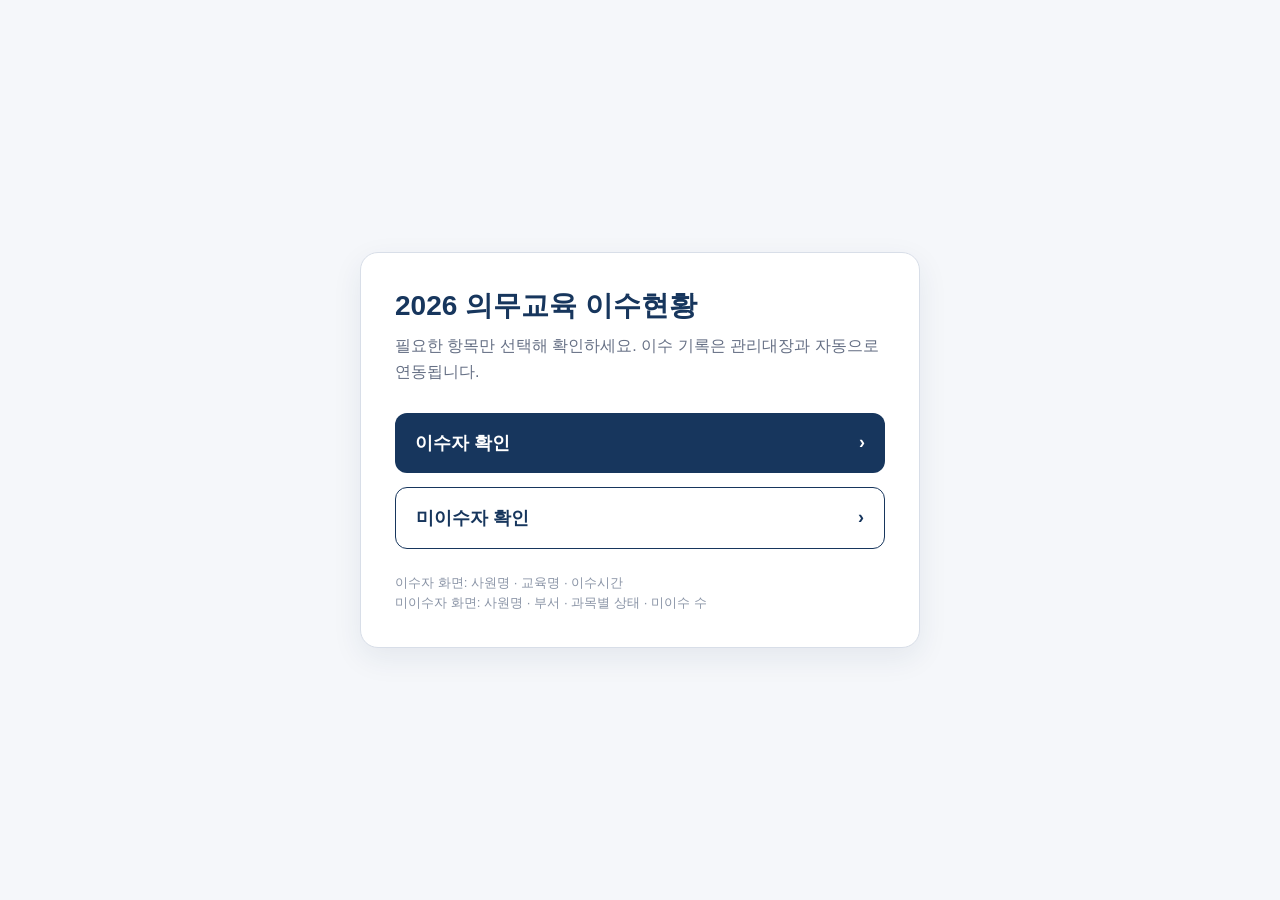
<file: admin.html>
<!doctype html>
<html lang="ko">
<head>
  <meta charset="utf-8">
  <meta name="viewport" content="width=device-width,initial-scale=1">
  <title>MOBIIS 2026 의무교육 이수현황</title>
  <style>
    :root{--navy:#17365d;--line:#d8dee8;--bg:#f5f7fa;--text:#1f2937}
    *{box-sizing:border-box}
    body{margin:0;font-family:Arial,"Noto Sans KR",sans-serif;background:var(--bg);color:var(--text)}
    .wrap{min-height:100vh;display:grid;place-items:center;padding:24px}
    .card{width:min(560px,100%);background:#fff;border:1px solid var(--line);border-radius:18px;padding:34px;box-shadow:0 10px 30px rgba(23,54,93,.08)}
    h1{margin:0 0 8px;font-size:28px;color:var(--navy)}
    p{margin:0 0 28px;color:#667085;line-height:1.6}
    .buttons{display:grid;gap:14px}
    a{display:flex;align-items:center;justify-content:space-between;text-decoration:none;border-radius:12px;padding:18px 20px;font-weight:700;font-size:18px}
    .primary{background:var(--navy);color:#fff}
    .secondary{background:#fff;color:var(--navy);border:1px solid var(--navy)}
    small{display:block;margin-top:24px;color:#8a94a6;line-height:1.5}
  </style>
</head>
<body>
  <main class="wrap">
    <section class="card">
      <h1>2026 의무교육 이수현황</h1>
      <p>필요한 항목만 선택해 확인하세요. 이수 기록은 관리대장과 자동으로 연동됩니다.</p>
      <div class="buttons">
        <a class="primary" href="https://docs.google.com/spreadsheets/d/1v6wjyaGFJJXkG2Lgfq6NUTErHEfjzA-cKNLlKhh7Ke4/edit#gid=1913519851" target="_blank" rel="noopener">
          <span>이수자 확인</span><span>›</span>
        </a>
        <a class="secondary" href="https://docs.google.com/spreadsheets/d/1v6wjyaGFJJXkG2Lgfq6NUTErHEfjzA-cKNLlKhh7Ke4/edit#gid=15590401" target="_blank" rel="noopener">
          <span>미이수자 확인</span><span>›</span>
        </a>
      </div>
      <small>이수자 화면: 사원명 · 교육명 · 이수시간<br>미이수자 화면: 사원명 · 부서 · 과목별 상태 · 미이수 수</small>
    </section>
  </main>
</body>
</html>
</file>
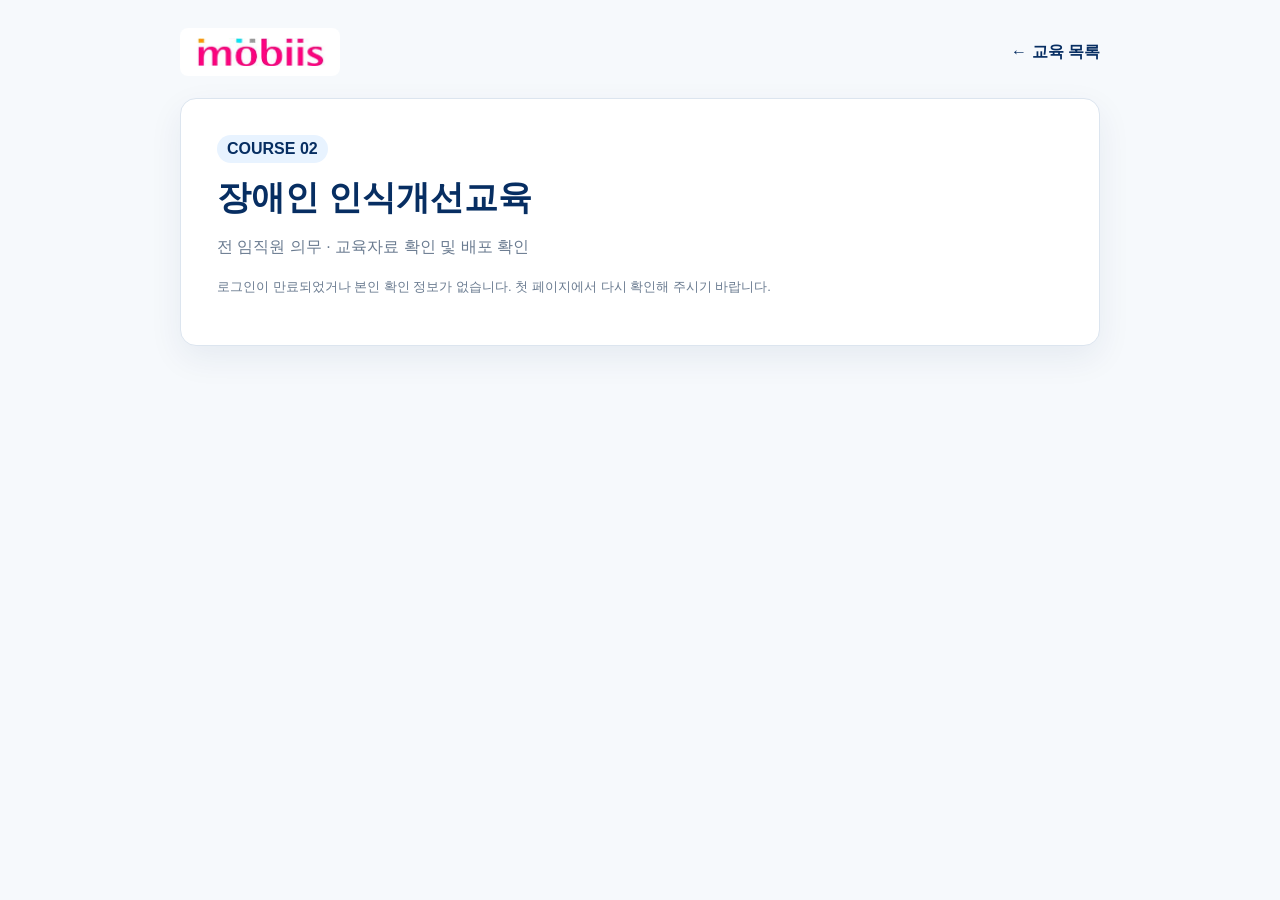
<file: disability-awareness.html>
<!doctype html>
<html lang="ko">
<head>
  <meta charset="utf-8"><meta name="viewport" content="width=device-width,initial-scale=1"><meta name="robots" content="noindex,nofollow">
  <title>장애인 인식개선교육 | MOBIIS</title><link rel="stylesheet" href="course.css?v=20261006-2">
</head>
<body data-course="disability">
  <div class="wrap">
    <div class="top"><img class="logo" src="[data-uri]" alt="MOBIIS"><a class="back" href="index.html">← 교육 목록</a></div>
    <main class="panel">
      <span class="badge">COURSE 02</span><h1>장애인 인식개선교육</h1><p>전 임직원 의무 · 교육자료 확인 및 배포 확인</p>
      <div id="courseContent" class="is-locked">
        <ol class="steps" aria-label="교육 진행 순서"><li id="stepVideo" aria-current="step">1. 교육자료</li><li id="stepConfirm">2. 배포·게시 확인</li></ol>
        <section id="trainingStep">
          <h2>직장 내 장애인 인식개선 교육자료</h2>
          <p>아래 간이교육용 리플릿을 읽고, 교육자료의 배포·게시 확인을 제출해 주세요.</p>
          <div class="actions material-actions"><a class="secondary" href="assets/disability-training.pdf" target="_blank" rel="noopener noreferrer">원본 PDF 크게 보기</a><a class="secondary" href="assets/disability-training.pdf" download="직장내_장애인_인식개선_교육자료.pdf">교육자료 다운로드</a></div>
          <iframe class="pdf-viewer" src="assets/disability-training.pdf#toolbar=1" title="직장 내 장애인 인식개선 교육 간이교육용 리플릿 원문"></iframe>
          <p class="source">자료: 한국장애인고용공단 · 제공된 간이교육용 리플릿 원문 12페이지<br>PDF가 표시되지 않으면 ‘원본 PDF 크게 보기’ 또는 ‘교육자료 다운로드’를 이용해 주세요.</p>
          <aside class="company-guide"><h3>함께 기억할 내용</h3><ul>
            <li>장애를 개인의 어려움뿐 아니라 환경과의 관계에서 이해하고, 개인마다 다른 특성과 차이를 존중합니다.</li>
            <li>장애를 이유로 채용, 임금, 승진 등에서 차별하지 않으며 동등한 권리를 보장합니다.</li>
            <li>시설·도구·근무방식 등 정당한 편의를 제공하여 함께 일할 수 있는 환경을 만듭니다.</li>
            <li>장애인 고용과 직업재활을 위한 제도와 한국장애인고용공단의 지원을 활용할 수 있습니다.</li>
          </ul></aside>
          <button class="primary" type="button" id="startQuiz">배포·게시 확인으로 이동</button>
        </section>
        <section id="confirmStep" hidden>
          <h2 tabindex="-1" id="confirmHeading">교육자료 배포·게시 확인</h2><p>교육자료를 확인한 뒤 아래 항목에 체크하고 제출해 주세요.</p>
          <p class="identity" id="confirmationIdentity"></p>
          <form id="completionForm"><label class="confirmation"><input type="checkbox" id="completionCheck" required><span>2026년 직장 내 장애인 인식개선 교육자료의 배포·게시를 확인하였습니다.</span></label><p id="submitFeedback" role="status" aria-live="polite"></p><div class="actions"><button class="secondary" id="backQuiz" type="button">교육자료 다시 보기</button><button class="primary" id="submitCompletion" type="submit" disabled>확인 제출</button></div></form>
        </section>
        <section id="resultStep" hidden aria-live="polite"><h2 tabindex="-1" id="resultHeading"></h2><p id="resultIntro"></p><div id="resultCourses"></div><p id="reminderNotice" hidden>미이수 교육은 11월부터 주 단위 안내 대상입니다.</p><div class="actions"><a class="secondary" href="index.html">교육 목록으로 돌아가기</a><button class="secondary" id="reviewVideo" type="button">교육자료 다시 보기</button></div></section>
      </div>
      <p class="status" id="sessionState"></p>
    </main>
  </div>
  <script src="config.js"></script>
  <script src="auth.js?v=20261006-1"></script>
  <script src="course.js?v=20261006-2"></script>
</body></html>
</file>
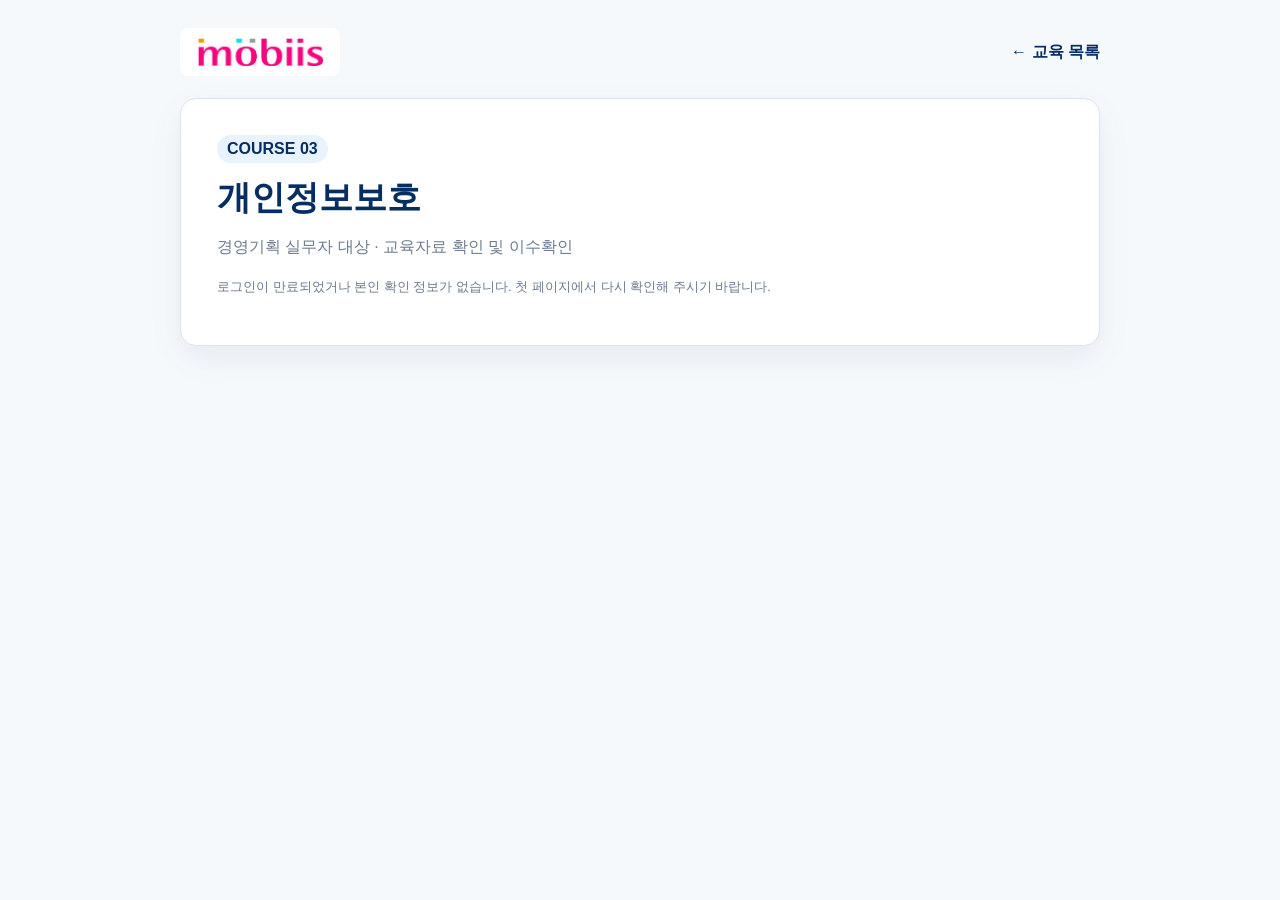
<file: privacy.html>
<!doctype html>
<html lang="ko">
<head>
  <meta charset="utf-8"><meta name="viewport" content="width=device-width,initial-scale=1"><meta name="robots" content="noindex,nofollow">
  <title>개인정보보호 | MOBIIS</title><link rel="stylesheet" href="course.css?v=20261006-2">
</head>
<body data-course="privacy">
  <div class="wrap">
    <div class="top"><img class="logo" src="[data-uri]" alt="MOBIIS"><a class="back" href="index.html">← 교육 목록</a></div>
    <main class="panel">
      <span class="badge">COURSE 03</span><h1>개인정보보호</h1><p>경영기획 실무자 대상 · 교육자료 확인 및 이수확인</p>
      <div id="courseContent" class="is-locked">
        <ol class="steps" aria-label="교육 진행 순서"><li id="stepVideo" aria-current="step">1. 교육자료</li><li id="stepConfirm">2. 교육확인</li></ol>
        <section id="trainingStep">
          <h2>인사·노무 분야 개인정보 보호</h2>
          <p>경영기획 실무자를 위한 교육입니다. 아래 교육자료를 읽고 교육확인을 제출해 주세요.</p>
          <div class="actions material-actions"><a class="secondary" href="assets/privacy-training.pdf" target="_blank" rel="noopener noreferrer">원본 PDF 크게 보기</a><a class="secondary" href="assets/privacy-training.pdf" download="인사노무_개인정보보호_교육자료.pdf">교육자료 다운로드</a></div>
          <iframe class="pdf-viewer" src="assets/privacy-training.pdf#toolbar=1" title="인사·노무 분야 개인정보 보호 교육자료 원문"></iframe>
          <p class="source">자료: 제공된 「인사·노무 분야 개인정보 보호」 PDF 원문 31페이지<br>PDF가 표시되지 않으면 ‘원본 PDF 크게 보기’ 또는 ‘교육자료 다운로드’를 이용해 주세요.</p>
          <button class="primary" type="button" id="startQuiz">교육확인으로 이동</button>
        </section>
        <section id="confirmStep" hidden>
          <h2 tabindex="-1" id="confirmHeading">교육 이수확인</h2><p>교육자료를 확인한 뒤 아래 항목에 체크하고 제출해 주세요.</p>
          <p class="identity" id="confirmationIdentity"></p>
          <form id="completionForm"><label class="confirmation"><input type="checkbox" id="completionCheck" required><span>저는 2026년 개인정보보호교육 자료를 확인하고 교육을 이수하였으며, 이를 확인합니다.</span></label><p id="submitFeedback" role="status" aria-live="polite"></p><div class="actions"><button class="secondary" id="backQuiz" type="button">교육자료 다시 보기</button><button class="primary" id="submitCompletion" type="submit" disabled>이수확인 제출</button></div></form>
        </section>
        <section id="resultStep" hidden aria-live="polite"><h2 tabindex="-1" id="resultHeading"></h2><p id="resultIntro"></p><div id="resultCourses"></div><p id="reminderNotice" hidden>미이수 교육은 11월부터 주 단위 안내 대상입니다.</p><div class="actions"><a class="secondary" href="index.html">교육 목록으로 돌아가기</a><button class="secondary" id="reviewVideo" type="button">교육자료 다시 보기</button></div></section>
      </div>
      <p class="status" id="sessionState"></p>
    </main>
  </div>
  <script src="config.js"></script>
  <script src="auth.js?v=20261006-1"></script>
  <script src="course.js?v=20261006-3"></script>
</body></html>
</file>
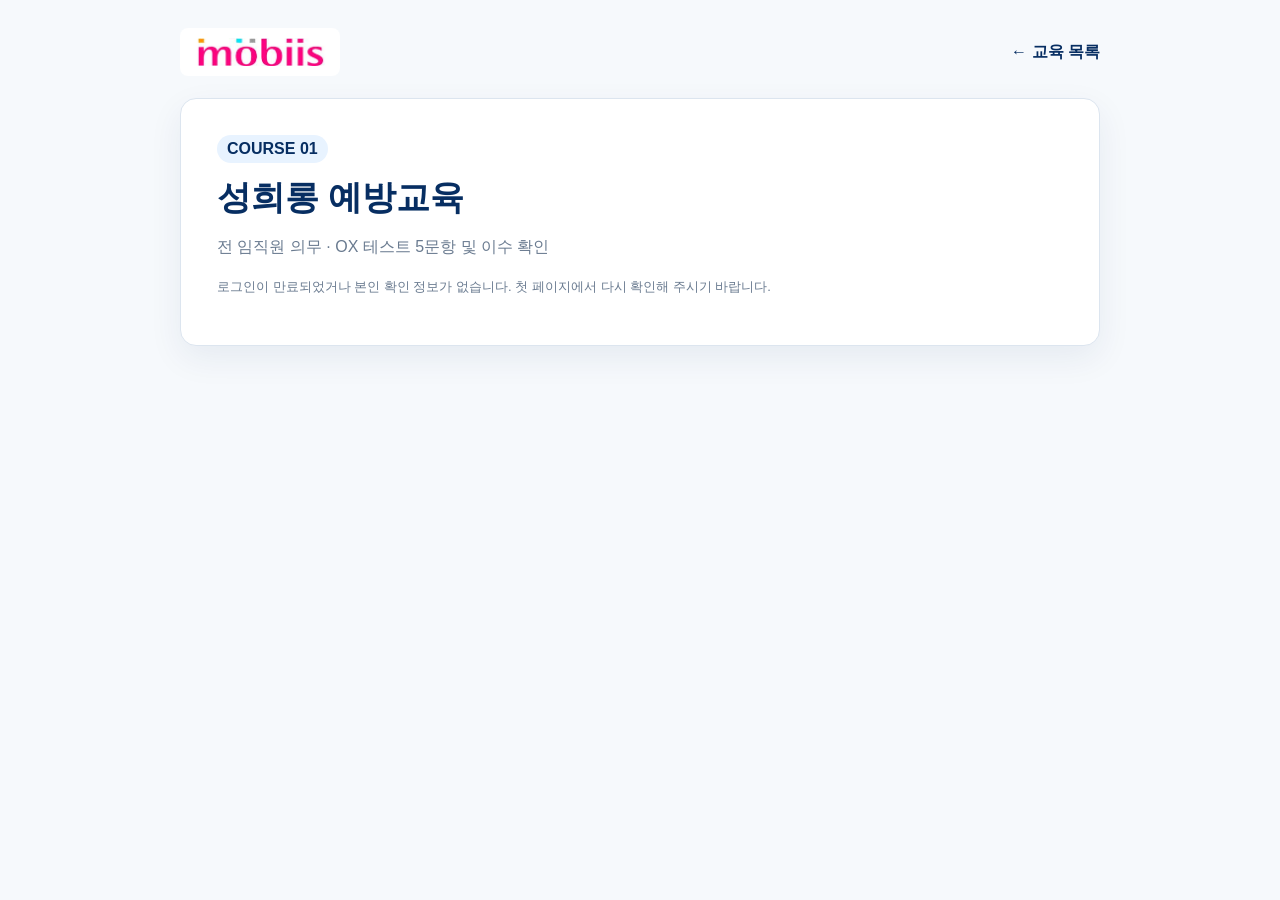
<file: sexual-harassment.html>
<!doctype html>
<html lang="ko">
<head>
  <meta charset="utf-8"><meta name="viewport" content="width=device-width,initial-scale=1"><meta name="robots" content="noindex,nofollow">
  <title>성희롱 예방교육 | MOBIIS</title><link rel="stylesheet" href="course.css?v=20261006-1">
</head>
<body data-course="sexual">
  <div class="wrap">
    <div class="top"><img class="logo" src="[data-uri]" alt="MOBIIS"><a class="back" href="index.html">← 교육 목록</a></div>
    <main class="panel">
      <span class="badge">COURSE 01</span><h1>성희롱 예방교육</h1><p>전 임직원 의무 · OX 테스트 5문항 및 이수 확인</p>
      <div id="courseContent" class="is-locked">
        <ol class="steps" aria-label="교육 진행 순서"><li id="stepVideo" aria-current="step">1. 교육영상</li><li id="stepQuiz">2. OX 테스트</li><li id="stepConfirm">3. 이수확인</li></ol>
        <section id="trainingStep">
          <h2>직장 내 성희롱 예방 교육</h2>
          <p>영상 길이 37분 33초 · 재생 버튼을 누르면 이 페이지에서 시청할 수 있습니다.</p>
          <div class="video"><iframe src="https://www.youtube.com/embed/p989BKPg9FM" title="직장 내 성희롱 예방 교육 영상" allow="accelerometer; autoplay; clipboard-write; encrypted-media; gyroscope; picture-in-picture; web-share" referrerpolicy="strict-origin-when-cross-origin" allowfullscreen></iframe></div>
          <p class="source">게시: 안전관리자 엄과장 · 영상 설명에 기재된 출처: 고용노동부 · <a href="https://www.youtube.com/watch?v=p989BKPg9FM" target="_blank" rel="noopener noreferrer">YouTube에서 보기</a></p>
          <aside class="company-guide">
            <h3>MOBIIS 상담·신고 및 처리 안내</h3>
            <p><strong>사내 접수: 경영기획 김나영 선임</strong><br><a href="mailto:nayoung.kim@mobiis.com">nayoung.kim@mobiis.com</a></p>
            <p>외부 상담: 고용노동부 고객상담센터 1350<br>외부 진정: 관할 지방고용노동관서<br>사내 신고를 거치지 않고 외부기관을 직접 이용할 수 있습니다.</p>
            <ul><li>회사는 신고를 접수하거나 발생 사실을 알게 되면 지체 없이 사실 확인을 위한 조사를 진행합니다.</li><li>조사 과정에서 피해자가 수치심을 느끼지 않도록 하며, 필요한 경우 피해자의 의사에 반하지 않는 보호조치를 실시합니다.</li><li>사실이 확인되면 피해자가 요청하는 보호조치를 하고, 피해자 의견을 들은 후 행위자에 대한 징계 등 필요한 조치를 합니다.</li><li>신고자와 피해자에 대한 불이익을 금지하며, 조사 과정에서 알게 된 비밀을 보호합니다.</li></ul>
          </aside>
          <button class="primary" type="button" id="startQuiz">OX 테스트로 이동</button>
        </section>
        <section id="quizStep" hidden>
          <h2 tabindex="-1" id="quizHeading">OX 테스트 · 5문항</h2><p>모든 문항에 답한 뒤 정답을 확인해 주세요. 5문항 모두 정답이면 이수확인을 제출할 수 있습니다.</p>
          <form id="quizForm"><div id="quizQuestions"></div><p id="quizFeedback" role="status" aria-live="polite"></p><div class="actions"><button class="secondary" id="backVideo" type="button">영상·회사 안내 다시 보기</button><button class="primary" type="submit">정답 확인</button><button class="primary" type="button" id="toConfirm" hidden>이수확인으로 이동</button></div></form>
        </section>
        <section id="confirmStep" hidden>
          <h2 tabindex="-1" id="confirmHeading">이수완료 확인</h2><p>OX 테스트 5문항을 모두 맞혔습니다. 아래 내용을 확인하고 제출해 주세요.</p>
          <p class="identity" id="confirmationIdentity"></p>
          <form id="completionForm"><label class="confirmation"><input type="checkbox" id="completionCheck" required><span>저는 2026년 성희롱 예방교육을 이수하였으며, 이를 확인합니다.</span></label><p id="submitFeedback" role="status" aria-live="polite"></p><div class="actions"><button class="secondary" id="backQuiz" type="button">OX 테스트 다시 보기</button><button class="primary" id="submitCompletion" type="submit" disabled>이수확인 제출</button></div></form>
        </section>
        <section id="resultStep" hidden aria-live="polite"><h2 tabindex="-1" id="resultHeading"></h2><p id="resultIntro"></p><div id="resultCourses"></div><p id="reminderNotice" hidden>미이수 교육은 11월부터 주 단위 안내 대상입니다.</p><div class="actions"><a class="secondary" href="index.html">교육 목록으로 돌아가기</a><button class="secondary" id="reviewVideo" type="button">교육자료 다시 보기</button></div></section>
      </div>
      <p class="status" id="sessionState"></p>
    </main>
  </div>
  <script src="config.js"></script>
  <script src="auth.js?v=20261006-1"></script>
  <script src="course.js?v=20261006-1"></script>
</body></html>
</file>
<file: styles.css>
:root {
  --navy: #072e62;
  --navy-2: #0b468c;
  --navy-3: #dfeeff;
  --ink: #17304f;
  --muted: #62748a;
  --line: #dce5ef;
  --panel: #f7faff;
  --yellow: #fff15a;
  --white: #fff;
  --shadow: 0 14px 34px rgba(7, 46, 98, .08);
}
* { box-sizing: border-box; }
html { scroll-behavior: smooth; }
body { margin: 0; color: var(--ink); background: #fff; font-family: Pretendard, "Noto Sans KR", "Apple SD Gothic Neo", "Malgun Gothic", Arial, sans-serif; line-height: 1.6; }
button, input { font: inherit; }
button { cursor: pointer; }
.page-width { width: min(1180px, calc(100% - 48px)); margin: 0 auto; }
.sr-only { position: absolute; width: 1px; height: 1px; padding: 0; margin: -1px; overflow: hidden; clip: rect(0,0,0,0); white-space: nowrap; border: 0; }
.brandbar { height: 94px; display: flex; align-items: center; background: rgba(255,255,255,.97); border-bottom: 1px solid #eef2f7; }
.brandbar__inner { display: flex; align-items: center; }
.brand-logo { width: 193px; height: auto; display: block; }
.hero { position: relative; overflow: hidden; background: linear-gradient(115deg, #fff 0%, #fff 52%, #edf6ff 100%); border-bottom: 1px solid #edf2f7; }
.hero__inner { min-height: 350px; display: flex; align-items: center; position: relative; z-index: 1; }
.hero__copy { width: min(830px, 76%); padding: 48px 0 44px; }
.hero__decoration { position: absolute; right: -60px; top: -120px; width: 560px; height: 560px; opacity: .95; background: linear-gradient(135deg, rgba(15,88,163,.12), rgba(255,255,255,.2)); transform: skewX(-13deg); border-left: 1px solid rgba(16,88,163,.14); }
.hero__decoration::before, .hero__decoration::after { content: ""; position: absolute; inset: 40px 90px; border-left: 1px solid rgba(15,88,163,.12); border-right: 1px solid rgba(15,88,163,.08); transform: skewX(0); }
.hero__decoration::after { inset: 0 220px; }
.eyebrow, .section-kicker { margin: 0 0 6px; color: var(--navy-2); font-weight: 800; letter-spacing: .08em; font-size: 12px; }
h1 { margin: 0 0 20px; color: var(--navy); font-size: clamp(34px, 5vw, 55px); line-height: 1.17; letter-spacing: -.035em; }
.intro-copy { font-size: 17px; color: #3c516c; }
.intro-copy p { margin: 4px 0; }
.notice-highlight { display: inline; margin-top: 12px; color: #12243d; font-size: 16px; line-height: 2.05; background: linear-gradient(transparent 8%, rgba(255,241,90,.94) 8% 89%, transparent 89%); box-decoration-break: clone; -webkit-box-decoration-break: clone; padding: 2px 8px; }
.course-summary { display: grid; grid-template-columns: repeat(3, 1fr); gap: 16px; padding: 28px 0 22px; }
.course-card { position: relative; min-height: 350px; padding: 30px 22px 20px; border: 1px solid var(--line); border-radius: 12px; background: #fff; box-shadow: 0 7px 20px rgba(14,50,89,.035); text-align: center; display: flex; flex-direction: column; }
.course-card--mandatory { background: linear-gradient(180deg, #f7fbff 0%, #edf6ff 100%); border-color: #2f6eaf; box-shadow: 0 8px 24px rgba(24,82,143,.09); }
.course-card__no { width: 52px; height: 52px; border-radius: 50%; display: grid; place-items: center; margin: 0 auto 10px; background: var(--navy); color: #fff; font-weight: 800; }
.course-card h3 { min-height: 58px; margin: 4px 0 13px; color: var(--navy); font-size: 22px; line-height: 1.35; letter-spacing: -.03em; }
.course-card h3 span { font-size: .82em; white-space: nowrap; }
.course-card__icon { width: 96px; height: 96px; margin: 0 auto 18px; border-radius: 50%; display: grid; place-items: center; background: #e8f3ff; }
.course-card__icon svg { width: 58px; height: 58px; fill: var(--navy); }
.course-card__divider { height: 1px; background: #cbd9e8; margin-bottom: 16px; }
.course-card__slogan { display: block; margin-bottom: 10px; color: var(--navy); font-size: 17px; }
.course-card p { margin: 0; text-align: left; color: #51657e; font-size: 15px; }
.requirements { margin-top: auto; padding: 15px 16px; border-radius: 9px; background: rgba(255,255,255,.7); border: 1px solid rgba(11,70,140,.07); text-align: left; font-size: 14px; }
.requirements__label { display: block; color: var(--navy); font-weight: 800; margin-bottom: 2px; }
.requirements--optional { background: #f6f8fb; }
.auth-panel { display: grid; grid-template-columns: 1fr 1fr; border: 1px solid var(--line); background: linear-gradient(130deg, #f8fbff, #f3f7fc); border-radius: 14px; box-shadow: var(--shadow); margin-top: 0; margin-bottom: 40px; overflow: hidden; }
.auth-panel__login, .auth-panel__courses { padding: 28px 34px 30px; }
.auth-panel__login { border-right: 1px solid #d9e3ee; }
.auth-panel h2 { margin: 0; color: var(--navy); font-size: 27px; letter-spacing: -.025em; }
.auth-panel__desc, .course-select-head p { margin: 3px 0 20px; color: var(--muted); }
#loginForm label { display: grid; grid-template-columns: 90px 1fr; align-items: center; gap: 8px; margin: 12px 0; font-weight: 700; color: #27415f; }
#loginForm input { width: 100%; height: 48px; border: 1px solid #cbd7e4; border-radius: 8px; padding: 0 14px; outline: none; background: #fff; color: #193450; transition: border .15s, box-shadow .15s; }
#loginForm input:focus { border-color: #4d82ba; box-shadow: 0 0 0 3px rgba(41,105,170,.12); }
#loginForm label small { grid-column: 2; margin-top: -4px; font-weight: 400; color: #8593a5; }
.primary-button { width: 100%; height: 50px; margin-top: 8px; border: 0; border-radius: 8px; background: linear-gradient(90deg, var(--navy), #0c4d96); color: #fff; font-weight: 800; box-shadow: 0 7px 16px rgba(7,46,98,.14); }
.primary-button:disabled { opacity: .55; cursor: wait; }
.form-message { min-height: 25px; margin: 10px 0 0; font-size: 14px; font-weight: 700; }
.form-message.is-error { color: #b42318; }
.form-message.is-success { color: #167047; }
.privacy-note { margin: 10px 0 0; padding-top: 12px; border-top: 1px dashed #d6e0ea; color: #7b899a; font-size: 12px; }
.course-select-head h2 { margin-bottom: 0; }
.course-buttons { display: grid; gap: 10px; }
.course-button { width: 100%; min-height: 67px; display: grid; grid-template-columns: 52px 1fr 24px; align-items: center; gap: 8px; border: 1px solid #cedae6; border-radius: 9px; background: #fff; color: var(--navy); text-align: left; padding: 8px 14px; transition: transform .15s, box-shadow .15s, border-color .15s, opacity .15s; }
.course-button--mandatory { background: linear-gradient(90deg, #eef6ff, #f9fcff); border-color: #4d7fb2; }
.course-button:not(:disabled):hover { transform: translateY(-1px); box-shadow: 0 8px 18px rgba(7,46,98,.10); border-color: var(--navy-2); }
.course-button:disabled { cursor: not-allowed; opacity: .52; filter: grayscale(.15); }
.course-button { position: relative; }
.course-button__num { width: 39px; height: 39px; border-radius: 50%; display: grid; place-items: center; background: var(--navy); color: #fff; font-weight: 800; font-size: 13px; }
.course-button__text b, .course-button__text small { display: block; }
.course-button__text b { font-size: 16px; }
.course-button__text small { margin-top: 1px; color: #728499; font-size: 12px; font-weight: 500; }
.course-button__arrow { text-align: center; font-size: 31px; line-height: 1; font-weight: 300; }
.site-footer { border-top: 1px solid #edf1f5; color: #8a96a5; font-size: 12px; padding: 24px 0 34px; }
@media (max-width: 900px) {
  .page-width { width: min(100% - 30px, 760px); }
  .brandbar { height: 78px; }
  .brand-logo { width: 158px; }
  .hero__inner { min-height: auto; }
  .hero__copy { width: 100%; padding: 38px 0; }
  .hero__decoration { opacity: .3; right: -330px; }
  .course-summary { grid-template-columns: 1fr; }
  .course-card { min-height: auto; }
  .course-card p { text-align: center; }
  .requirements { margin-top: 22px; }
  .auth-panel { grid-template-columns: 1fr; }
  .auth-panel__login { border-right: 0; border-bottom: 1px solid #d9e3ee; }
}
@media (max-width: 520px) {
  .page-width { width: min(100% - 22px, 760px); }
  h1 { font-size: 35px; }
  .intro-copy { font-size: 15px; }
  .notice-highlight { font-size: 14px; line-height: 2.15; }
  .course-card { padding-left: 18px; padding-right: 18px; }
  .auth-panel__login, .auth-panel__courses { padding: 24px 18px; }
  #loginForm label { grid-template-columns: 1fr; gap: 4px; }
  #loginForm label small { grid-column: 1; }
}

.course-button.is-completed .course-button__num { background: #c92a2a; }
.course-completion-label { color: #c92a2a; font-size: 13px; font-weight: 800; margin-left: 8px; white-space: nowrap; }
.all-courses-completed { color: #c92a2a; font-size: 18px; font-weight: 800; margin: 16px 0 0; }
</file>
<file: course.css>
:root{--navy:#072e62;--line:#dce5ef;--ink:#17304f;--muted:#6a7b90}*{box-sizing:border-box}body{margin:0;background:#f6f9fc;color:var(--ink);font-family:Pretendard,"Noto Sans KR","Malgun Gothic",sans-serif}.wrap{width:min(920px,calc(100% - 30px));margin:0 auto;padding:28px 0 60px}.logo{width:160px;background:#fff;padding:10px;border-radius:8px}.top{display:flex;justify-content:space-between;align-items:center;margin-bottom:22px}.back{color:var(--navy);text-decoration:none;font-weight:800}.panel{background:#fff;border:1px solid var(--line);border-radius:16px;padding:36px;box-shadow:0 12px 34px rgba(7,46,98,.07)}.badge{display:inline-block;background:#e8f3ff;color:var(--navy);font-weight:800;padding:5px 10px;border-radius:99px}.panel h1{color:var(--navy);font-size:34px;margin:12px 0 8px}.panel p{color:var(--muted)}.placeholder{margin-top:28px;border:1px dashed #b9c9da;background:#f8fbff;border-radius:12px;padding:32px;text-align:center}.status{margin-top:20px;color:#7b899a;font-size:13px}@media(max-width:600px){.panel{padding:24px}.panel h1{font-size:28px}}
.placeholder.is-locked{opacity:.42;pointer-events:none;filter:grayscale(.35)}
[hidden],#courseContent.is-locked:not(.placeholder){display:none!important}.steps{display:flex;gap:10px;list-style:none;padding:0;margin:26px 0}.steps li{flex:1;padding:12px 8px;border-radius:8px;background:#f0f4f8;color:var(--muted);font-size:14px;text-align:center}.steps [aria-current]{background:var(--navy);color:#fff;font-weight:800}h2{font-size:23px;line-height:1.4}.video{position:relative;aspect-ratio:16/9;background:#101820;border-radius:12px;overflow:hidden}.video iframe{position:absolute;width:100%;height:100%;border:0}.source{font-size:12px;line-height:1.6}a{color:var(--navy)}.company-guide{margin:24px 0;padding:22px;background:#f4f8fd;border:1px solid var(--line);border-radius:12px}.company-guide h3{margin-top:0}.company-guide p,.company-guide li{color:var(--ink);font-size:14px;line-height:1.8}.company-guide ul{padding-left:20px}.actions{display:flex;gap:12px;flex-wrap:wrap;margin:24px 0 0}.primary,.secondary{display:inline-flex;align-items:center;justify-content:center;min-height:46px;padding:12px 20px;border-radius:9px;border:1px solid var(--navy);font-size:15px;font-weight:700;cursor:pointer;text-decoration:none;font-family:inherit}.primary{color:#fff;background:var(--navy)}.secondary{color:var(--navy);background:#fff}button:disabled{opacity:.45;cursor:not-allowed}button:focus-visible,a:focus-visible,input:focus-visible{outline:3px solid #4996e4;outline-offset:3px}.question{padding:20px;margin:16px 0;border:1px solid var(--line);border-radius:12px}.question legend{font-weight:700;line-height:1.7;padding:0 5px}.answers{display:flex;gap:14px}.answers label{display:flex;align-items:center;gap:8px;border:1px solid var(--line);border-radius:8px;padding:10px 18px;cursor:pointer}.answers input{accent-color:var(--navy);width:18px;height:18px}.question.is-wrong{border-color:#ce5353;background:#fff8f8}.question.is-right{border-color:#43927a;background:#f7fcfa}.explanation{font-size:14px;line-height:1.7;margin-bottom:0}.identity{padding:14px;background:#f4f8fd;border-radius:8px}.confirmation{display:flex;gap:12px;align-items:flex-start;padding:20px;border:1px solid var(--line);border-radius:10px;line-height:1.8}.confirmation input{margin-top:5px;width:20px;height:20px;flex-shrink:0;accent-color:var(--navy)}.course-result{display:flex;gap:12px;justify-content:space-between;align-items:center;border:1px solid var(--line);border-radius:10px;padding:16px;margin:12px 0}.course-result strong{display:block}.course-result span{font-size:13px;color:var(--muted)}.success{color:#167052!important}.error{color:#b13a3a!important}@media(max-width:600px){.steps{gap:6px}.steps li{font-size:12px}.company-guide{padding:16px}.question{padding:14px}.course-result{align-items:flex-start;flex-direction:column}.actions>*{width:100%}}

.pdf-viewer{display:block;width:100%;height:740px;border:1px solid var(--line);border-radius:10px;background:#f4f8fd;margin-top:20px}.material-actions{margin-top:16px}@media(max-width:600px){.pdf-viewer{height:520px}}

.primary.completed-course{background:#c92a2a;border-color:#c92a2a;color:#fff;cursor:default}
</file>
